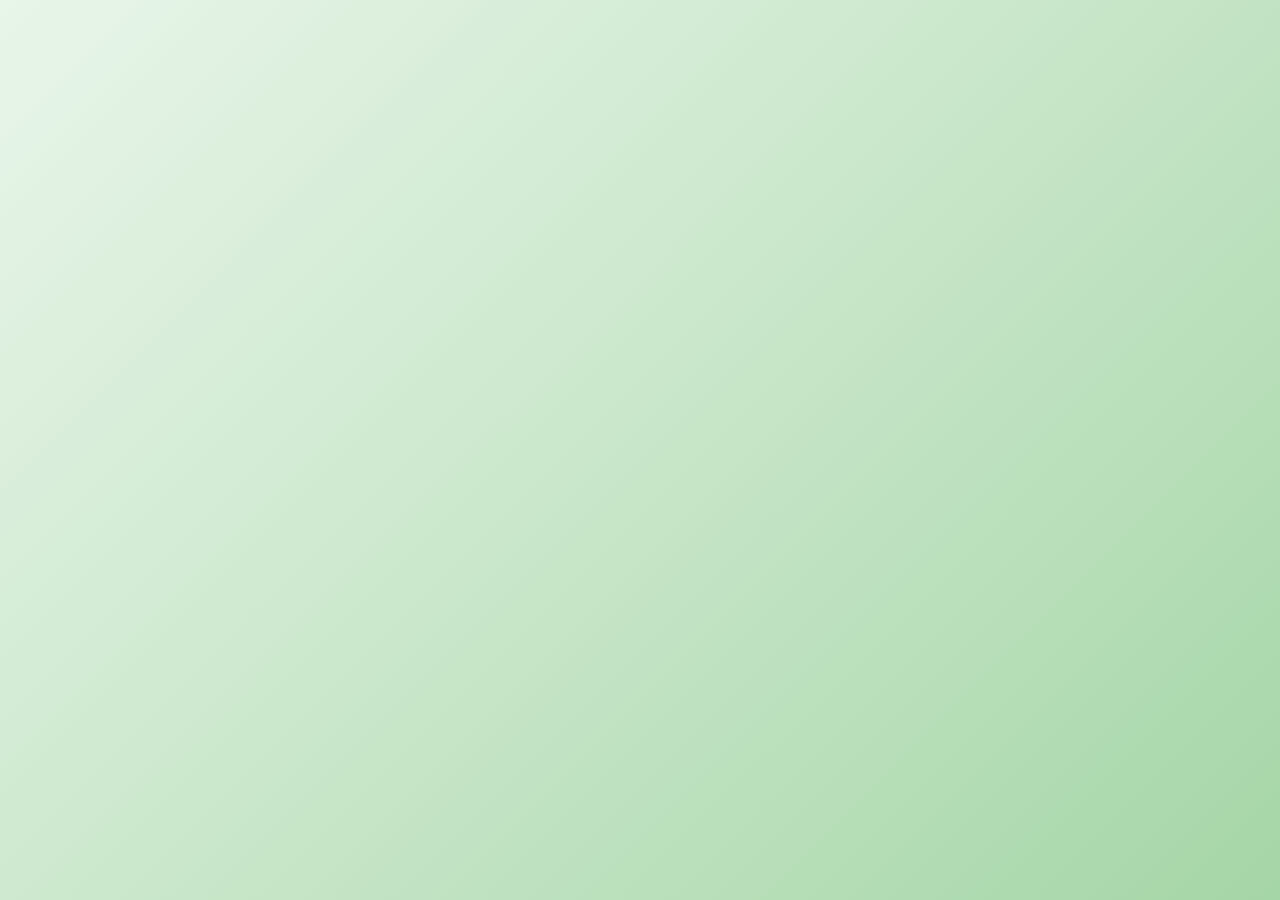
<file: hot-search-test.html>
<!DOCTYPE html>
<html lang="zh-CN" data-theme="light">
<head>
    <meta charset="UTF-8">
    <meta name="viewport" content="width=device-width, initial-scale=1.0">
    <title>热搜测试</title>
    <link rel="stylesheet" href="./css/style.css">
</head>
<body>
    <div class="main-container">
        <div class="content">
            <!-- Hot Search -->
            <section class="hot-search" id="hotSearch" aria-label="热搜榜单">
                <div class="hot-search-header">
                    <div class="hot-search-title">
                        <span class="hot-search-icon">🔥</span>
                        <h3>实时热搜榜</h3>
                    </div>
                </div>
                <div class="hot-search-container" id="hotSearchContainer">
                    <!-- 微博热搜 -->
                    <div class="hot-search-column">
                        <div class="hot-search-column-header">
                            <span class="hot-search-column-icon">🐦</span>
                            <span>微博热搜</span>
                        </div>
                        <div class="hot-search-list" id="weiboList">
                            <a class="hot-search-item" href="#" target="_blank">
                                <div class="hot-search-rank">1</div>
                                <div class="hot-search-content">
                                    <div class="hot-search-text">测试热搜标题1</div>
                                    <div class="hot-search-meta">
                                        <span class="hot-search-hot">🔥 100.0万</span>
                                    </div>
                                </div>
                            </a>
                            <a class="hot-search-item" href="#" target="_blank">
                                <div class="hot-search-rank">2</div>
                                <div class="hot-search-content">
                                    <div class="hot-search-text">测试热搜标题2</div>
                                    <div class="hot-search-meta">
                                        <span class="hot-search-hot">🔥 80.5万</span>
                                    </div>
                                </div>
                            </a>
                            <a class="hot-search-item" href="#" target="_blank">
                                <div class="hot-search-rank">3</div>
                                <div class="hot-search-content">
                                    <div class="hot-search-text">测试热搜标题3</div>
                                    <div class="hot-search-meta">
                                        <span class="hot-search-hot">🔥 60.2万</span>
                                    </div>
                                </div>
                            </a>
                        </div>
                    </div>

                    <!-- 知乎热榜 -->
                    <div class="hot-search-column">
                        <div class="hot-search-column-header">
                            <span class="hot-search-column-icon">📘</span>
                            <span>知乎热榜</span>
                        </div>
                        <div class="hot-search-list">
                            <a class="hot-search-item" href="#" target="_blank">
                                <div class="hot-search-rank">1</div>
                                <div class="hot-search-content">
                                    <div class="hot-search-text">知乎测试问题1</div>
                                    <div class="hot-search-meta">
                                        <span class="hot-search-hot">🔥 50.0万</span>
                                    </div>
                                </div>
                            </a>
                        </div>
                    </div>

                    <!-- 百度热搜 -->
                    <div class="hot-search-column">
                        <div class="hot-search-column-header">
                            <span class="hot-search-column-icon">🔍</span>
                            <span>百度热搜</span>
                        </div>
                        <div class="hot-search-list">
                            <a class="hot-search-item" href="#" target="_blank">
                                <div class="hot-search-rank">1</div>
                                <div class="hot-search-content">
                                    <div class="hot-search-text">百度测试热点1</div>
                                    <div class="hot-search-meta">
                                        <span class="hot-search-hot">🔥 40.0万</span>
                                    </div>
                                </div>
                            </a>
                        </div>
                    </div>

                    <!-- 抖音热榜 -->
                    <div class="hot-search-column">
                        <div class="hot-search-column-header">
                            <span class="hot-search-column-icon">🎵</span>
                            <span>抖音热榜</span>
                        </div>
                        <div class="hot-search-list">
                            <a class="hot-search-item" href="#" target="_blank">
                                <div class="hot-search-rank">1</div>
                                <div class="hot-search-content">
                                    <div class="hot-search-text">抖音测试话题1</div>
                                    <div class="hot-search-meta">
                                        <span class="hot-search-hot">🔥 30.0万</span>
                                    </div>
                                </div>
                            </a>
                        </div>
                    </div>
                </div>
            </section>
        </div>
    </div>
</body>
</html>
</file>
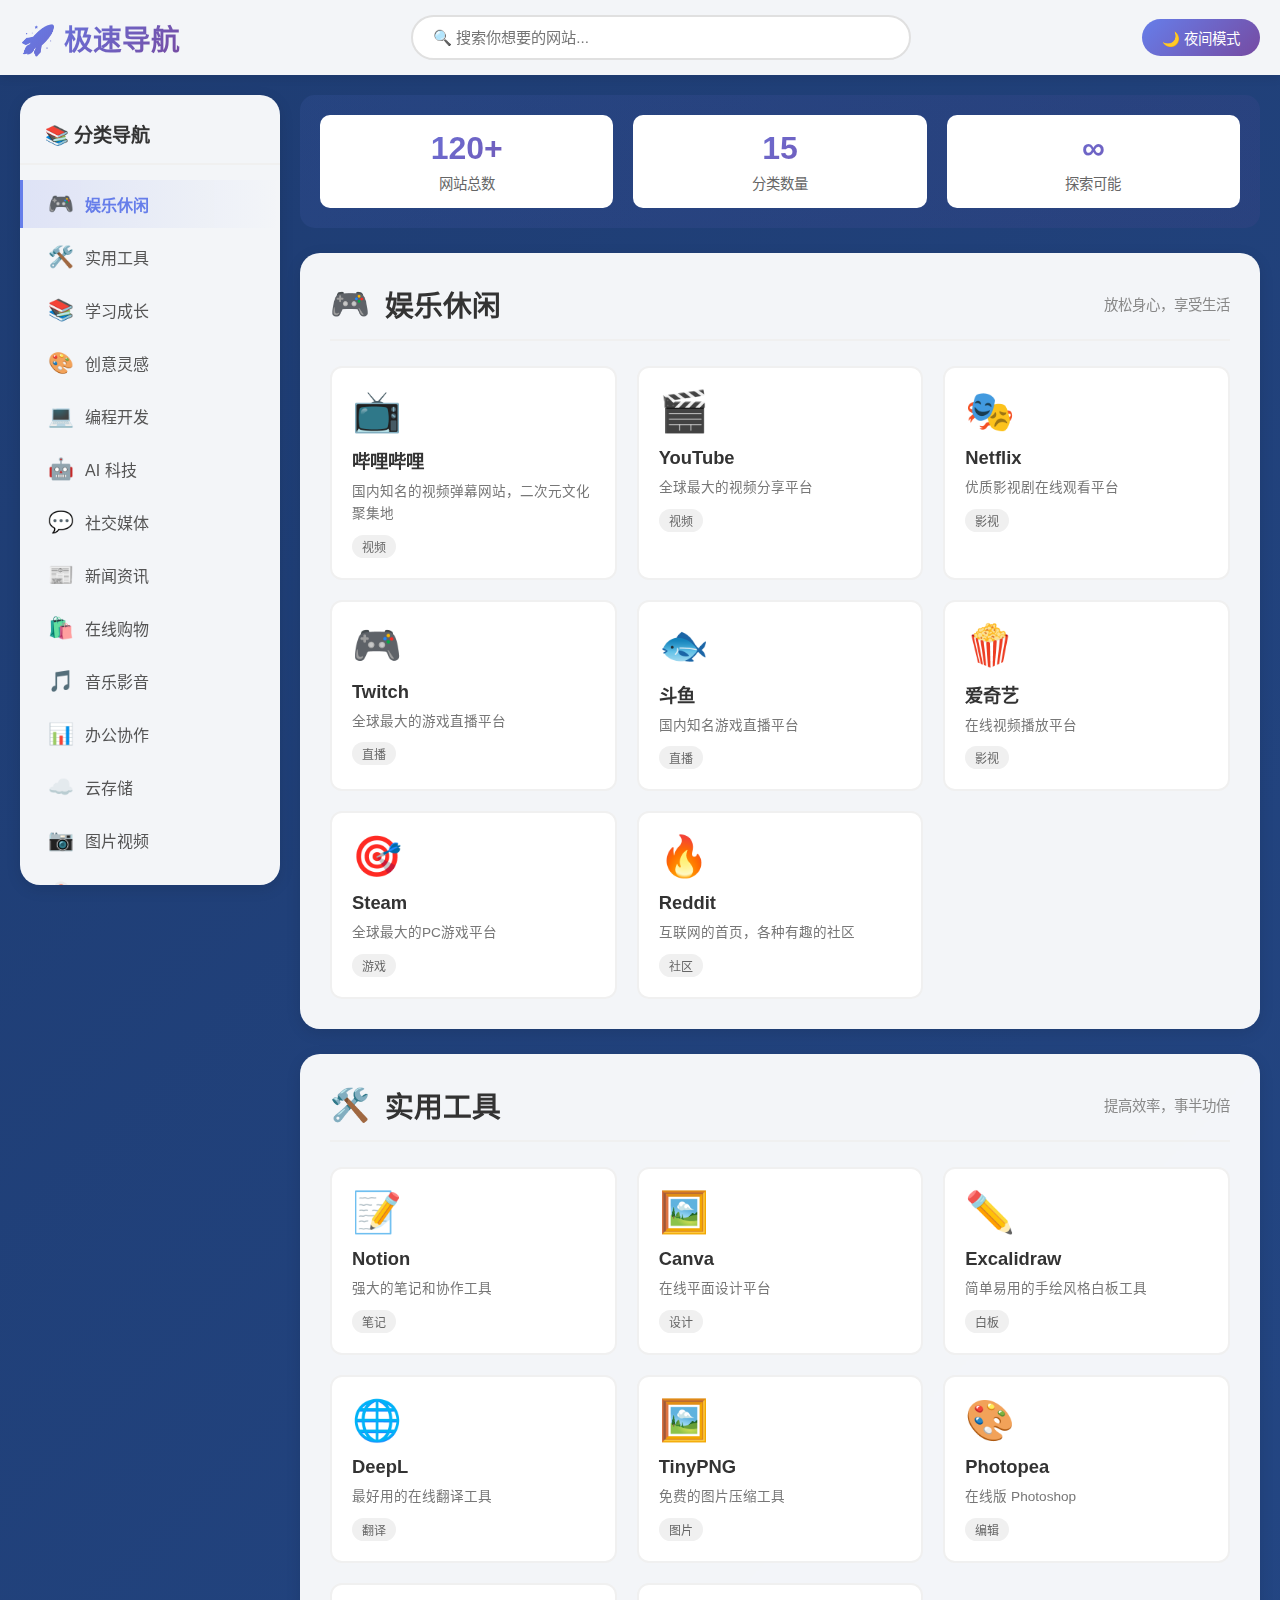
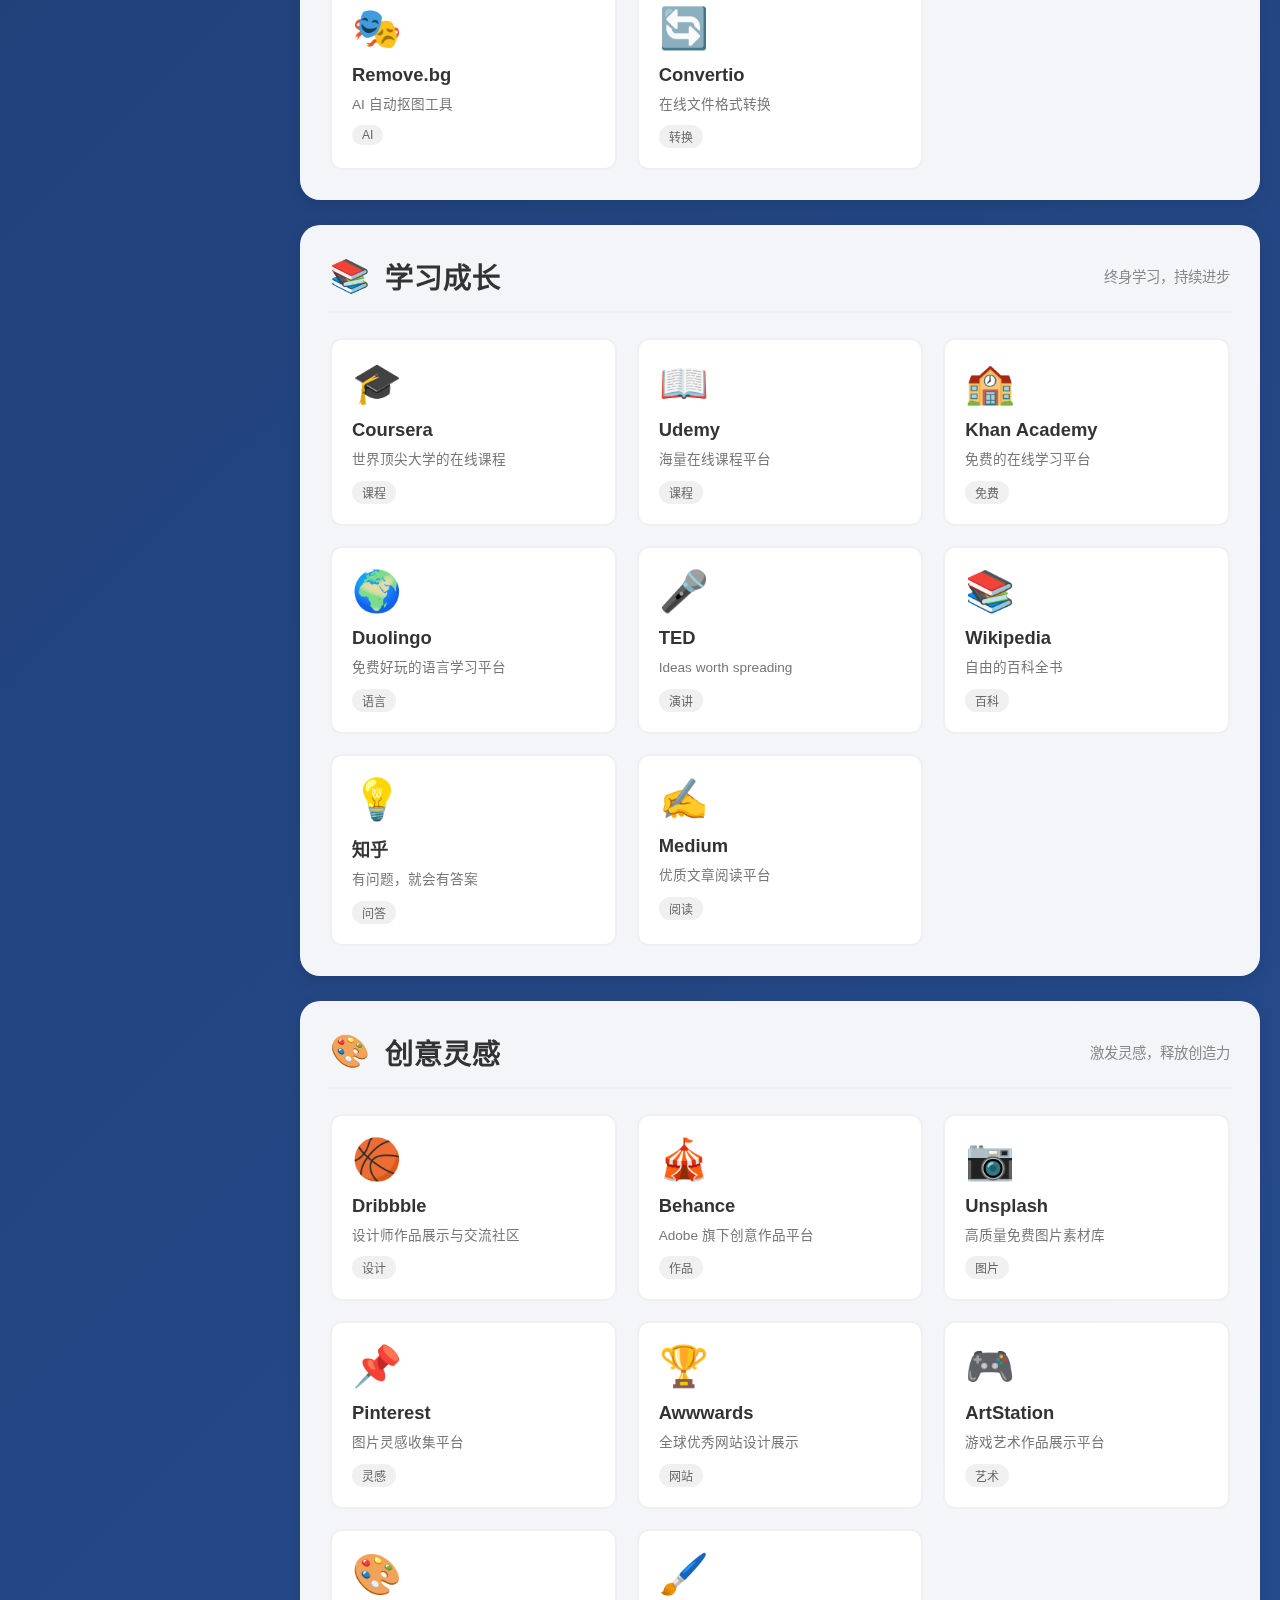
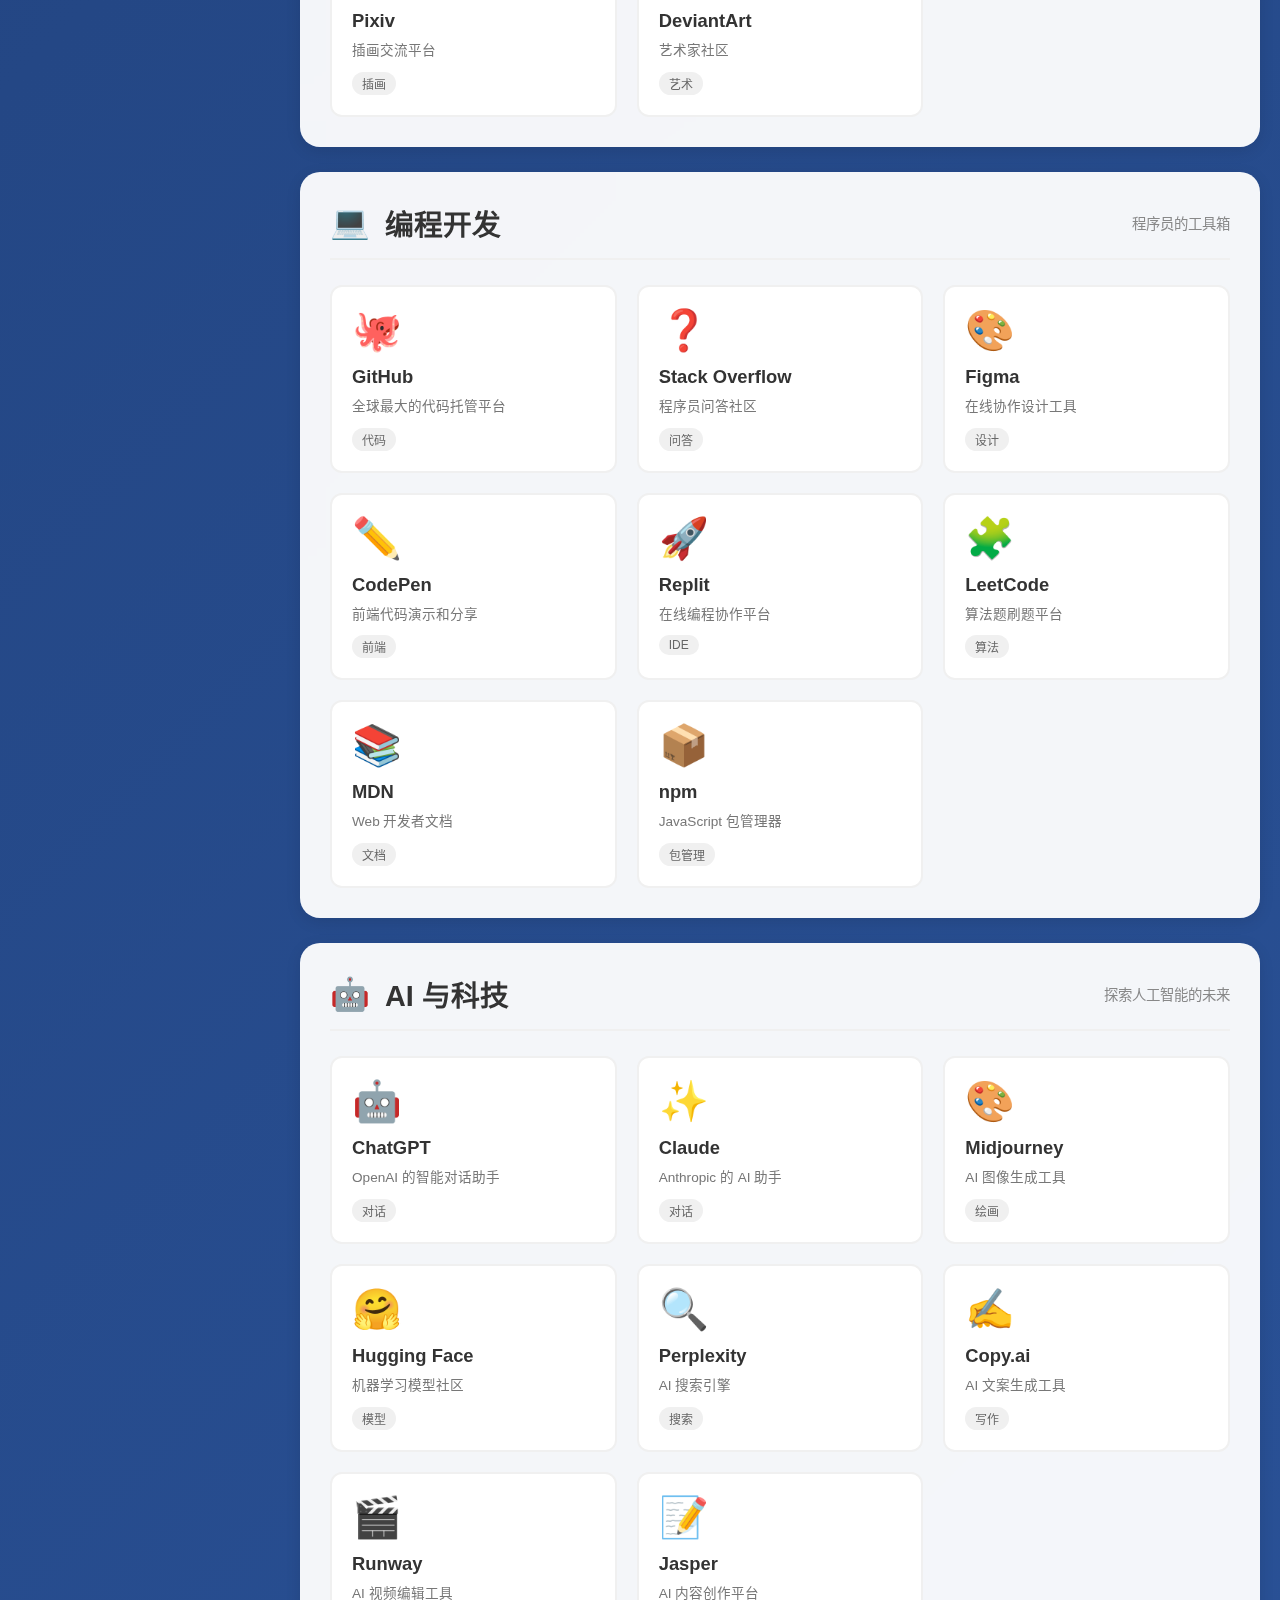
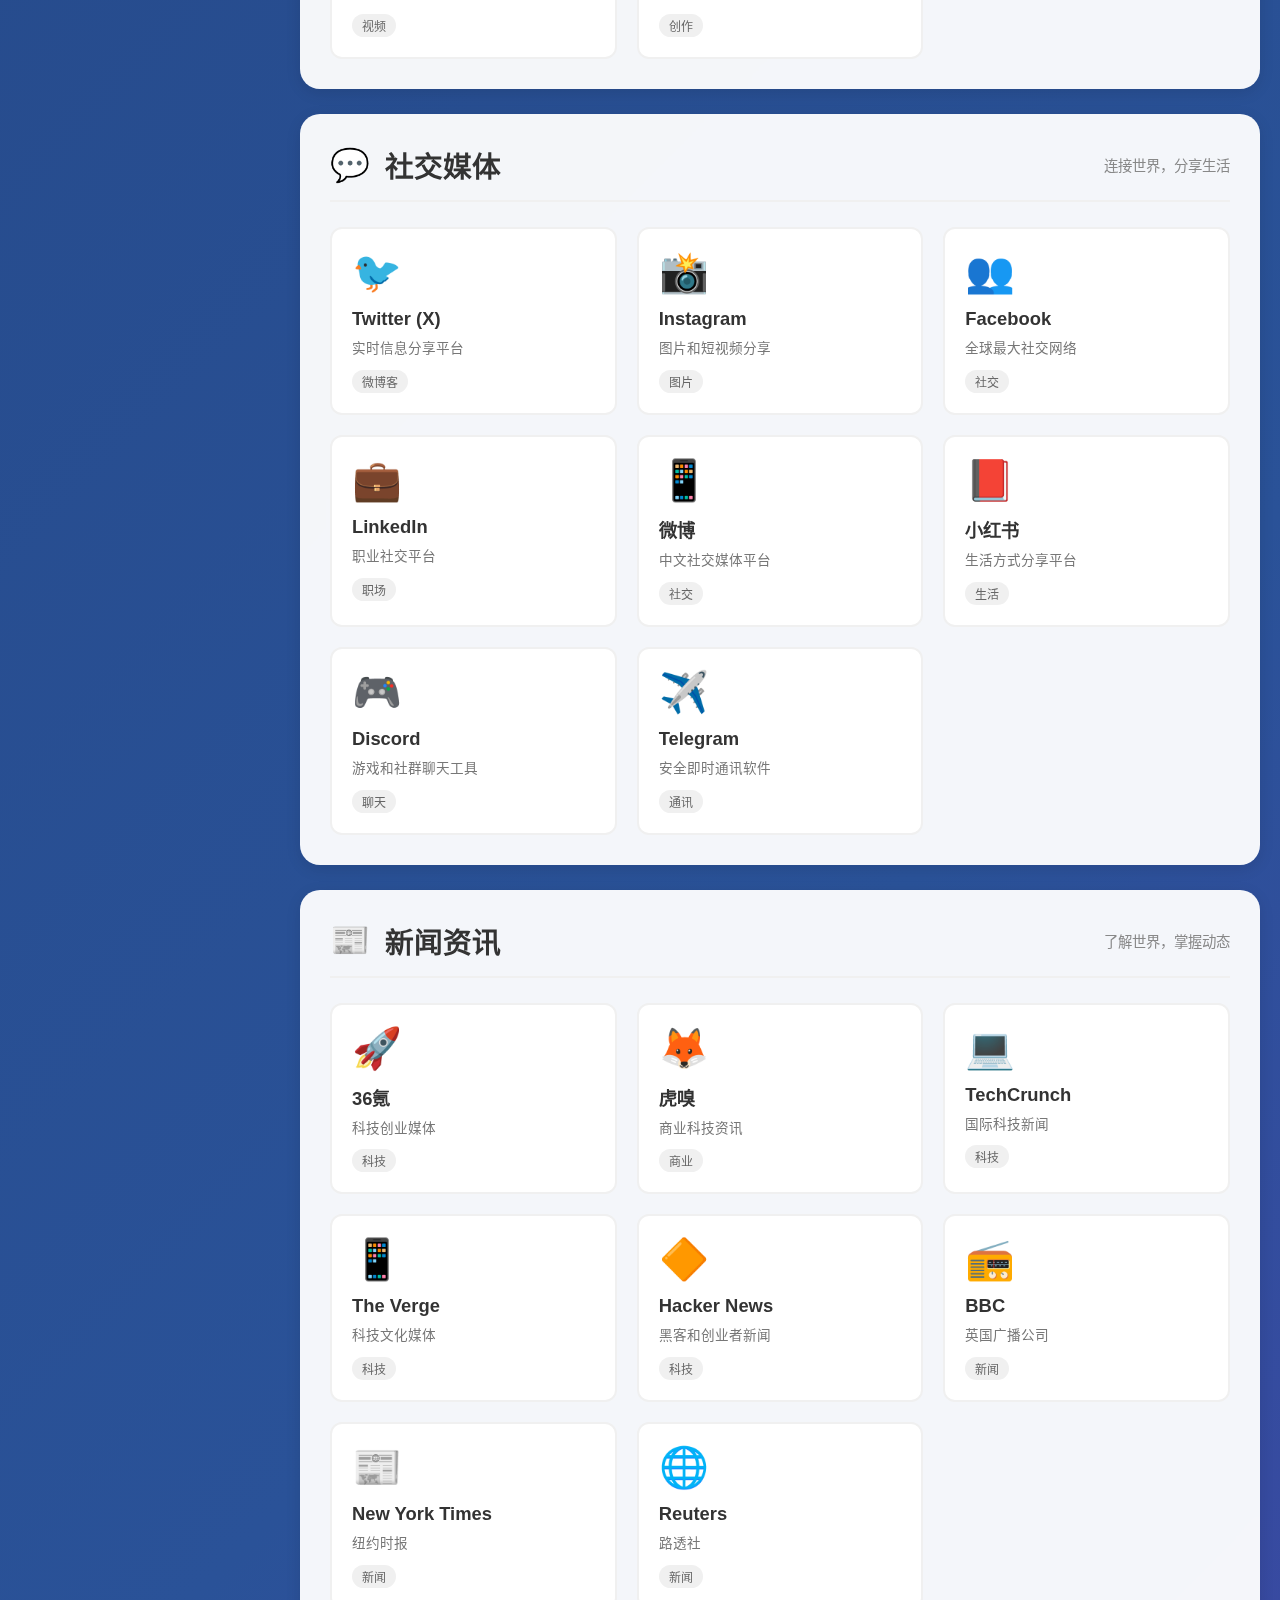
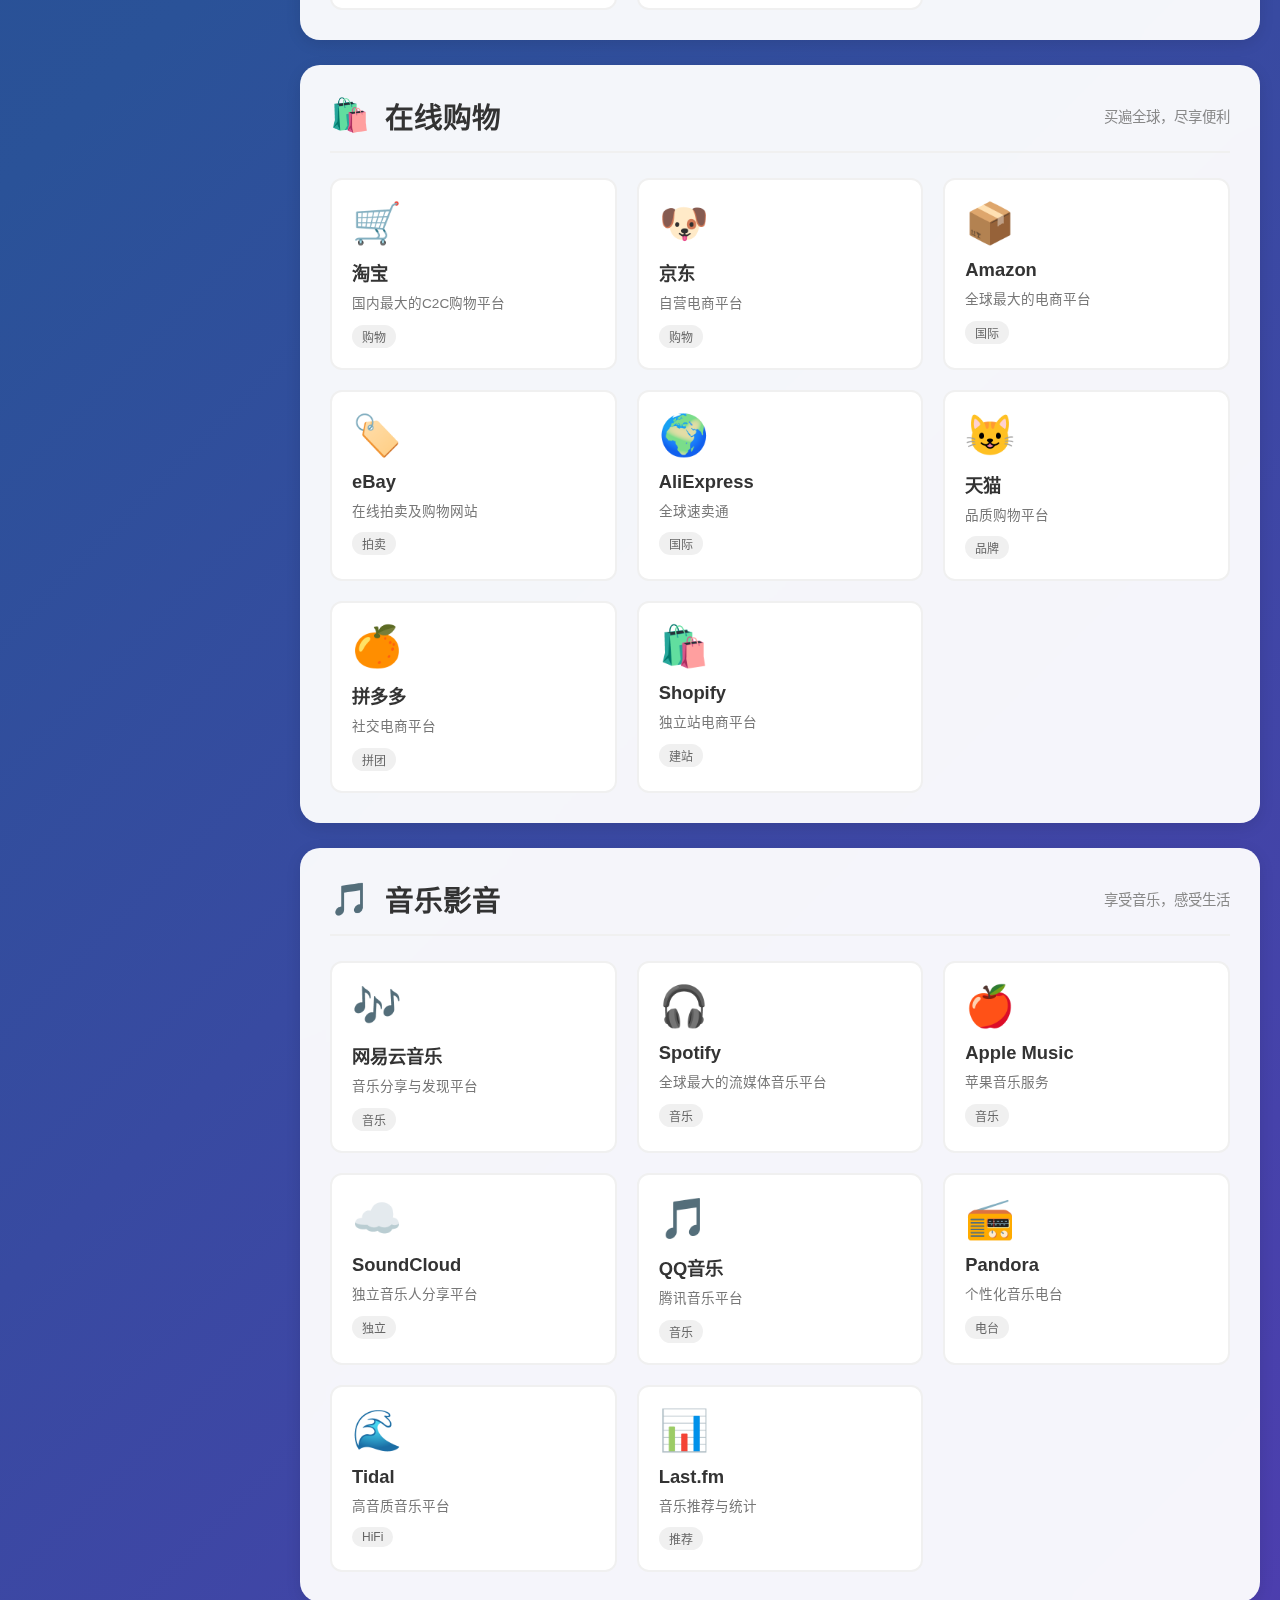
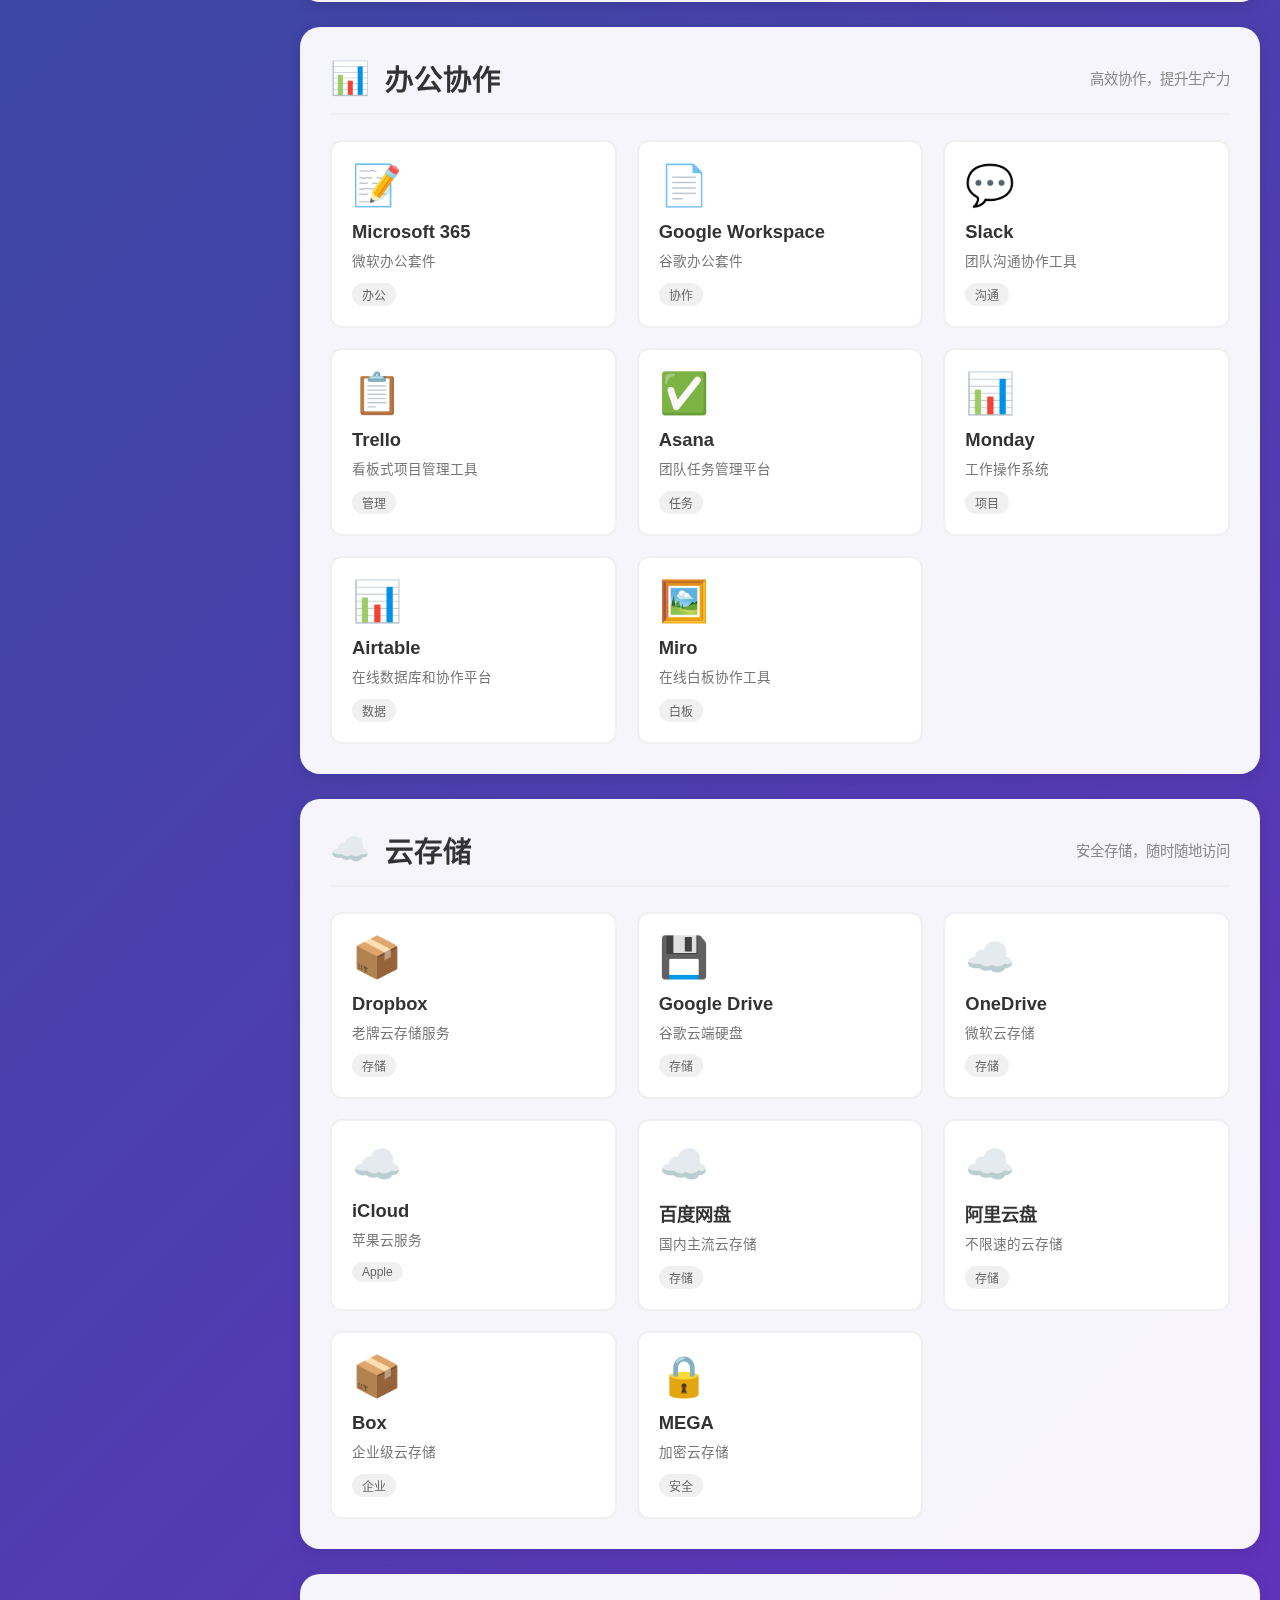
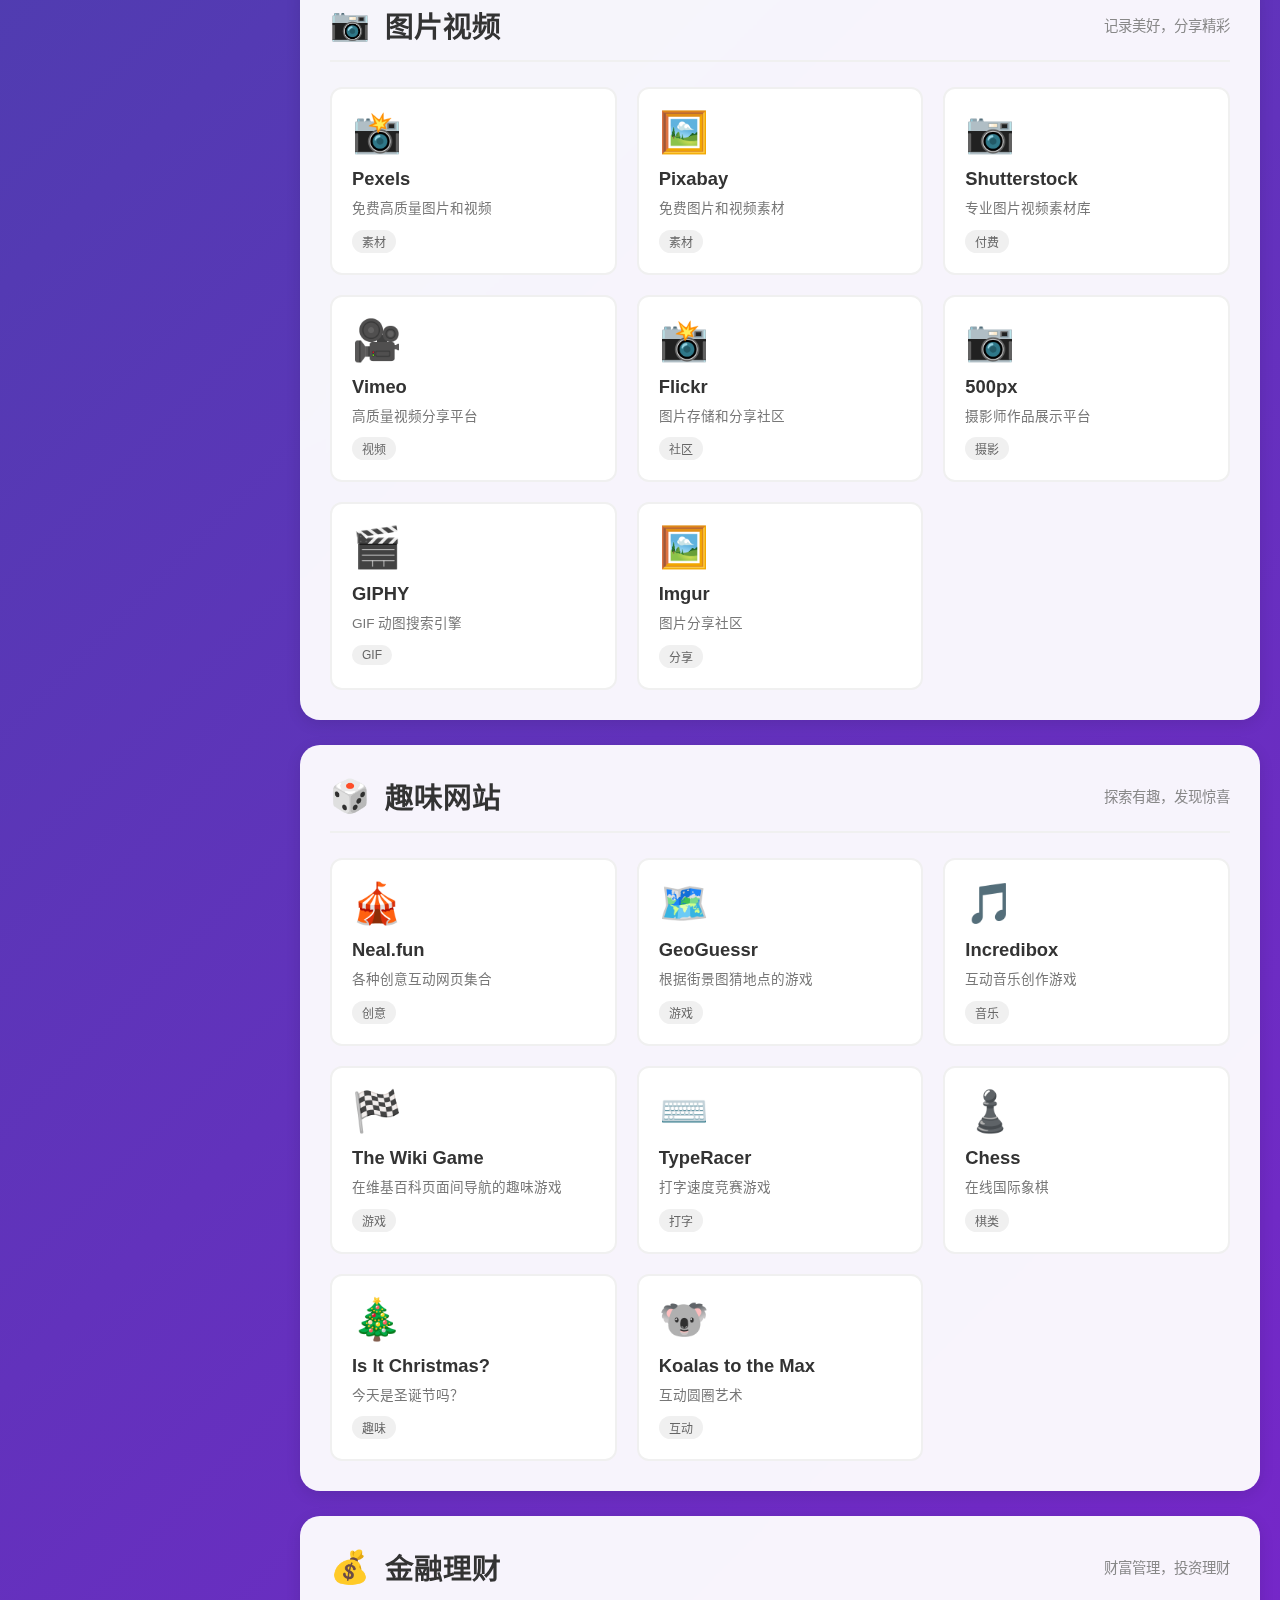
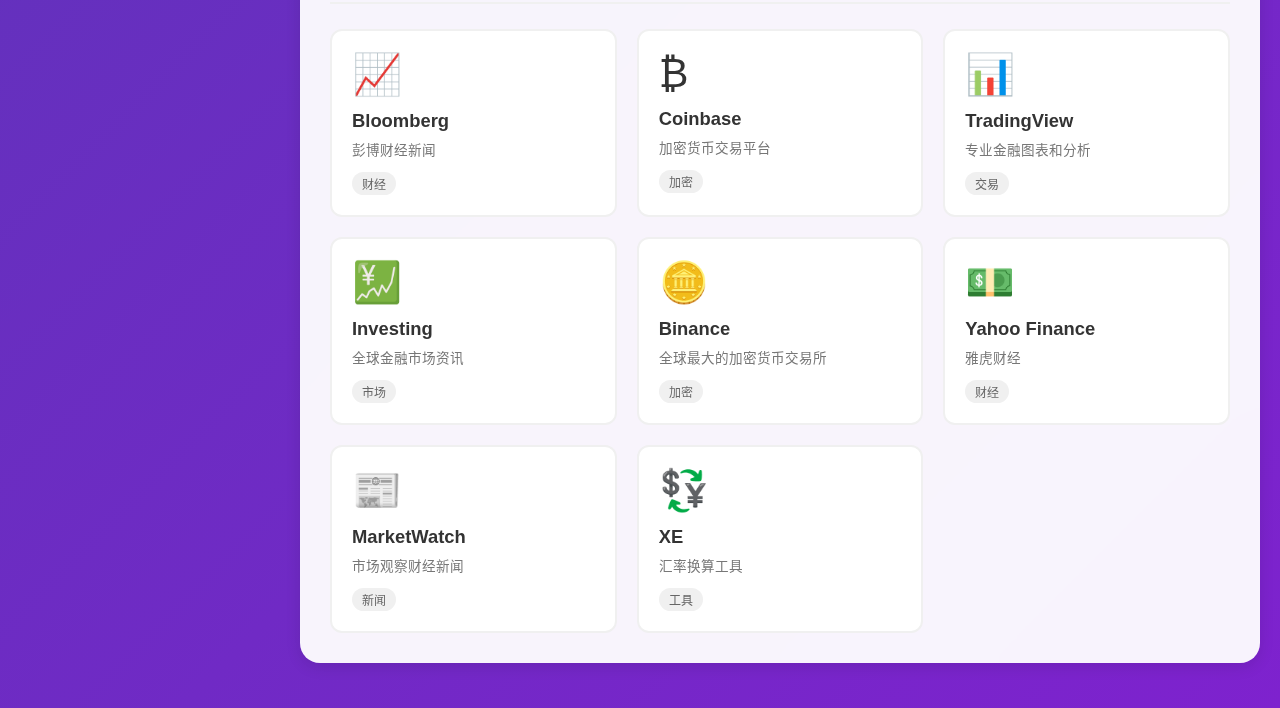
<file: index-old-backup.html>
<!DOCTYPE html>
<html lang="zh-CN">
<head>
    <meta charset="UTF-8">
    <meta name="viewport" content="width=device-width, initial-scale=1.0">
    <title>我的导航页 - 发现有趣的网站</title>
    <style>
        * {
            margin: 0;
            padding: 0;
            box-sizing: border-box;
        }

        body {
            font-family: -apple-system, BlinkMacSystemFont, 'Segoe UI', 'PingFang SC', 'Hiragino Sans GB', 'Microsoft YaHei', sans-serif;
            background: linear-gradient(135deg, #1e3c72 0%, #2a5298 50%, #7e22ce 100%);
            min-height: 100vh;
        }

        /* 顶部导航栏 */
        .top-nav {
            background: rgba(255, 255, 255, 0.95);
            backdrop-filter: blur(10px);
            box-shadow: 0 2px 10px rgba(0,0,0,0.1);
            position: sticky;
            top: 0;
            z-index: 1000;
            padding: 15px 0;
        }

        .top-nav-content {
            max-width: 1400px;
            margin: 0 auto;
            padding: 0 20px;
            display: flex;
            align-items: center;
            justify-content: space-between;
        }

        .logo {
            font-size: 1.8em;
            font-weight: bold;
            background: linear-gradient(135deg, #667eea 0%, #764ba2 100%);
            -webkit-background-clip: text;
            -webkit-text-fill-color: transparent;
            background-clip: text;
        }

        .search-box {
            flex: 1;
            max-width: 500px;
            margin: 0 30px;
        }

        .search-box input {
            width: 100%;
            padding: 12px 20px;
            border: 2px solid #e0e0e0;
            border-radius: 25px;
            font-size: 0.95em;
            outline: none;
            transition: all 0.3s ease;
        }

        .search-box input:focus {
            border-color: #667eea;
            box-shadow: 0 0 0 3px rgba(102, 126, 234, 0.1);
        }

        .theme-toggle {
            padding: 8px 20px;
            background: linear-gradient(135deg, #667eea 0%, #764ba2 100%);
            color: white;
            border: none;
            border-radius: 20px;
            cursor: pointer;
            font-size: 0.9em;
            transition: transform 0.2s;
        }

        .theme-toggle:hover {
            transform: scale(1.05);
        }

        /* 主容器 */
        .main-container {
            display: flex;
            max-width: 1400px;
            margin: 0 auto;
            padding: 20px;
            gap: 20px;
        }

        /* 侧边栏 */
        .sidebar {
            width: 260px;
            background: rgba(255, 255, 255, 0.95);
            backdrop-filter: blur(10px);
            border-radius: 20px;
            padding: 25px 0;
            height: calc(100vh - 110px);
            max-height: calc(100vh - 110px);
            position: sticky;
            top: 90px;
            box-shadow: 0 4px 15px rgba(0,0,0,0.1);
            overflow-y: auto;
        }

        /* 侧边栏滚动条样式 */
        .sidebar::-webkit-scrollbar {
            width: 6px;
        }

        .sidebar::-webkit-scrollbar-track {
            background: transparent;
        }

        .sidebar::-webkit-scrollbar-thumb {
            background: rgba(102, 126, 234, 0.3);
            border-radius: 3px;
        }

        .sidebar::-webkit-scrollbar-thumb:hover {
            background: rgba(102, 126, 234, 0.5);
        }

        .sidebar-title {
            padding: 0 25px 15px;
            font-size: 1.2em;
            font-weight: bold;
            color: #333;
            border-bottom: 2px solid #f0f0f0;
            margin-bottom: 15px;
        }

        .sidebar-menu {
            list-style: none;
        }

        .sidebar-menu li {
            margin: 5px 0;
        }

        .sidebar-menu a {
            display: flex;
            align-items: center;
            padding: 12px 25px;
            text-decoration: none;
            color: #555;
            transition: all 0.3s ease;
            border-left: 3px solid transparent;
        }

        .sidebar-menu a:hover {
            background: linear-gradient(90deg, rgba(102, 126, 234, 0.1) 0%, transparent 100%);
            border-left-color: #667eea;
            color: #667eea;
        }

        .sidebar-menu a.active {
            background: linear-gradient(90deg, rgba(102, 126, 234, 0.15) 0%, transparent 100%);
            border-left-color: #667eea;
            color: #667eea;
            font-weight: 600;
        }

        .menu-icon {
            font-size: 1.3em;
            margin-right: 12px;
            width: 25px;
            text-align: center;
        }

        /* 内容区域 */
        .content {
            flex: 1;
            min-width: 0;
        }

        .category {
            background: rgba(255, 255, 255, 0.95);
            backdrop-filter: blur(10px);
            border-radius: 20px;
            padding: 30px;
            margin-bottom: 25px;
            box-shadow: 0 4px 15px rgba(0,0,0,0.1);
            scroll-margin-top: 100px;
        }

        .category-header {
            display: flex;
            align-items: center;
            margin-bottom: 25px;
            padding-bottom: 15px;
            border-bottom: 2px solid #f0f0f0;
        }

        .category-icon {
            font-size: 2em;
            margin-right: 15px;
        }

        .category-title {
            font-size: 1.8em;
            font-weight: bold;
            color: #333;
        }

        .category-desc {
            font-size: 0.9em;
            color: #888;
            margin-left: auto;
        }

        .cards {
            display: grid;
            grid-template-columns: repeat(auto-fill, minmax(250px, 1fr));
            gap: 20px;
        }

        .card {
            background: white;
            border: 2px solid #f0f0f0;
            border-radius: 12px;
            padding: 20px;
            text-decoration: none;
            color: #333;
            transition: all 0.3s ease;
            position: relative;
            overflow: hidden;
        }

        .card::before {
            content: '';
            position: absolute;
            top: 0;
            left: 0;
            width: 100%;
            height: 3px;
            background: linear-gradient(90deg, #667eea, #764ba2);
            transform: scaleX(0);
            transition: transform 0.3s ease;
        }

        .card:hover {
            transform: translateY(-5px);
            border-color: #667eea;
            box-shadow: 0 8px 20px rgba(102, 126, 234, 0.2);
        }

        .card:hover::before {
            transform: scaleX(1);
        }

        .card-icon {
            font-size: 2.5em;
            margin-bottom: 12px;
        }

        .card-title {
            font-size: 1.15em;
            font-weight: bold;
            margin-bottom: 8px;
            color: #333;
        }

        .card-desc {
            font-size: 0.85em;
            color: #777;
            line-height: 1.6;
        }

        .card-tag {
            display: inline-block;
            padding: 3px 10px;
            background: #f0f0f0;
            border-radius: 12px;
            font-size: 0.75em;
            color: #666;
            margin-top: 10px;
        }

        /* 移动端汉堡菜单 */
        .mobile-menu-btn {
            display: none;
            background: linear-gradient(135deg, #667eea 0%, #764ba2 100%);
            color: white;
            border: none;
            padding: 10px 15px;
            border-radius: 8px;
            cursor: pointer;
            font-size: 1.2em;
        }

        /* 响应式设计 */
        @media (max-width: 1024px) {
            .main-container {
                flex-direction: column;
            }

            .sidebar {
                width: 100%;
                position: static;
                display: none;
            }

            .sidebar.mobile-show {
                display: block;
            }

            .mobile-menu-btn {
                display: block;
            }

            .cards {
                grid-template-columns: repeat(auto-fill, minmax(200px, 1fr));
            }
        }

        @media (max-width: 768px) {
            .top-nav-content {
                flex-wrap: wrap;
            }

            .search-box {
                order: 3;
                flex: 1 1 100%;
                margin: 15px 0 0 0;
            }

            .cards {
                grid-template-columns: 1fr;
            }

            .category {
                padding: 20px;
            }
        }

        /* 返回顶部按钮 */
        .back-to-top {
            position: fixed;
            bottom: 30px;
            right: 30px;
            background: linear-gradient(135deg, #667eea 0%, #764ba2 100%);
            color: white;
            width: 50px;
            height: 50px;
            border-radius: 50%;
            border: none;
            cursor: pointer;
            font-size: 1.5em;
            box-shadow: 0 4px 15px rgba(102, 126, 234, 0.4);
            opacity: 0;
            transition: all 0.3s ease;
            z-index: 999;
        }

        .back-to-top.show {
            opacity: 1;
        }

        .back-to-top:hover {
            transform: scale(1.1);
        }

        /* 统计信息 */
        .stats {
            display: flex;
            gap: 20px;
            padding: 20px;
            background: linear-gradient(135deg, rgba(102, 126, 234, 0.1), rgba(118, 75, 162, 0.1));
            border-radius: 15px;
            margin-bottom: 25px;
        }

        .stat-item {
            flex: 1;
            text-align: center;
            padding: 15px;
            background: white;
            border-radius: 10px;
        }

        .stat-number {
            font-size: 2em;
            font-weight: bold;
            background: linear-gradient(135deg, #667eea 0%, #764ba2 100%);
            -webkit-background-clip: text;
            -webkit-text-fill-color: transparent;
            background-clip: text;
        }

        .stat-label {
            font-size: 0.9em;
            color: #666;
            margin-top: 5px;
        }
    </style>
</head>
<body>
    <!-- 顶部导航 -->
    <div class="top-nav">
        <div class="top-nav-content">
            <div class="logo">🚀 极速导航</div>
            <div class="search-box">
                <input type="text" placeholder="🔍 搜索你想要的网站..." id="searchInput">
            </div>
            <button class="mobile-menu-btn" onclick="toggleSidebar()">☰</button>
            <button class="theme-toggle" onclick="alert('主题切换功能开发中...')">🌙 夜间模式</button>
        </div>
    </div>

    <!-- 主容器 -->
    <div class="main-container">
        <!-- 侧边栏 -->
        <aside class="sidebar" id="sidebar">
            <div class="sidebar-title">📚 分类导航</div>
            <ul class="sidebar-menu">
                <li><a href="#entertainment" class="active"><span class="menu-icon">🎮</span>娱乐休闲</a></li>
                <li><a href="#tools"><span class="menu-icon">🛠️</span>实用工具</a></li>
                <li><a href="#learning"><span class="menu-icon">📚</span>学习成长</a></li>
                <li><a href="#creative"><span class="menu-icon">🎨</span>创意灵感</a></li>
                <li><a href="#development"><span class="menu-icon">💻</span>编程开发</a></li>
                <li><a href="#ai"><span class="menu-icon">🤖</span>AI 科技</a></li>
                <li><a href="#social"><span class="menu-icon">💬</span>社交媒体</a></li>
                <li><a href="#news"><span class="menu-icon">📰</span>新闻资讯</a></li>
                <li><a href="#shopping"><span class="menu-icon">🛍️</span>在线购物</a></li>
                <li><a href="#music"><span class="menu-icon">🎵</span>音乐影音</a></li>
                <li><a href="#office"><span class="menu-icon">📊</span>办公协作</a></li>
                <li><a href="#cloud"><span class="menu-icon">☁️</span>云存储</a></li>
                <li><a href="#photo"><span class="menu-icon">📷</span>图片视频</a></li>
                <li><a href="#fun"><span class="menu-icon">🎲</span>趣味网站</a></li>
                <li><a href="#finance"><span class="menu-icon">💰</span>金融理财</a></li>
            </ul>
        </aside>

        <!-- 内容区域 -->
        <main class="content">
            <!-- 统计信息 -->
            <div class="stats">
                <div class="stat-item">
                    <div class="stat-number" id="totalSites">120+</div>
                    <div class="stat-label">网站总数</div>
                </div>
                <div class="stat-item">
                    <div class="stat-number">15</div>
                    <div class="stat-label">分类数量</div>
                </div>
                <div class="stat-item">
                    <div class="stat-number">∞</div>
                    <div class="stat-label">探索可能</div>
                </div>
            </div>

            <!-- 娱乐休闲 -->
            <div class="category" id="entertainment">
                <div class="category-header">
                    <span class="category-icon">🎮</span>
                    <h2 class="category-title">娱乐休闲</h2>
                    <span class="category-desc">放松身心，享受生活</span>
                </div>
                <div class="cards">
                    <a href="https://www.bilibili.com" class="card" target="_blank">
                        <div class="card-icon">📺</div>
                        <div class="card-title">哔哩哔哩</div>
                        <div class="card-desc">国内知名的视频弹幕网站，二次元文化聚集地</div>
                        <span class="card-tag">视频</span>
                    </a>
                    <a href="https://www.youtube.com" class="card" target="_blank">
                        <div class="card-icon">🎬</div>
                        <div class="card-title">YouTube</div>
                        <div class="card-desc">全球最大的视频分享平台</div>
                        <span class="card-tag">视频</span>
                    </a>
                    <a href="https://www.netflix.com" class="card" target="_blank">
                        <div class="card-icon">🎭</div>
                        <div class="card-title">Netflix</div>
                        <div class="card-desc">优质影视剧在线观看平台</div>
                        <span class="card-tag">影视</span>
                    </a>
                    <a href="https://www.twitch.tv" class="card" target="_blank">
                        <div class="card-icon">🎮</div>
                        <div class="card-title">Twitch</div>
                        <div class="card-desc">全球最大的游戏直播平台</div>
                        <span class="card-tag">直播</span>
                    </a>
                    <a href="https://www.douyu.com" class="card" target="_blank">
                        <div class="card-icon">🐟</div>
                        <div class="card-title">斗鱼</div>
                        <div class="card-desc">国内知名游戏直播平台</div>
                        <span class="card-tag">直播</span>
                    </a>
                    <a href="https://www.iqiyi.com" class="card" target="_blank">
                        <div class="card-icon">🍿</div>
                        <div class="card-title">爱奇艺</div>
                        <div class="card-desc">在线视频播放平台</div>
                        <span class="card-tag">影视</span>
                    </a>
                    <a href="https://www.steam.com" class="card" target="_blank">
                        <div class="card-icon">🎯</div>
                        <div class="card-title">Steam</div>
                        <div class="card-desc">全球最大的PC游戏平台</div>
                        <span class="card-tag">游戏</span>
                    </a>
                    <a href="https://www.reddit.com" class="card" target="_blank">
                        <div class="card-icon">🔥</div>
                        <div class="card-title">Reddit</div>
                        <div class="card-desc">互联网的首页，各种有趣的社区</div>
                        <span class="card-tag">社区</span>
                    </a>
                </div>
            </div>

            <!-- 实用工具 -->
            <div class="category" id="tools">
                <div class="category-header">
                    <span class="category-icon">🛠️</span>
                    <h2 class="category-title">实用工具</h2>
                    <span class="category-desc">提高效率，事半功倍</span>
                </div>
                <div class="cards">
                    <a href="https://www.notion.so" class="card" target="_blank">
                        <div class="card-icon">📝</div>
                        <div class="card-title">Notion</div>
                        <div class="card-desc">强大的笔记和协作工具</div>
                        <span class="card-tag">笔记</span>
                    </a>
                    <a href="https://www.canva.com" class="card" target="_blank">
                        <div class="card-icon">🖼️</div>
                        <div class="card-title">Canva</div>
                        <div class="card-desc">在线平面设计平台</div>
                        <span class="card-tag">设计</span>
                    </a>
                    <a href="https://excalidraw.com" class="card" target="_blank">
                        <div class="card-icon">✏️</div>
                        <div class="card-title">Excalidraw</div>
                        <div class="card-desc">简单易用的手绘风格白板工具</div>
                        <span class="card-tag">白板</span>
                    </a>
                    <a href="https://www.deepl.com" class="card" target="_blank">
                        <div class="card-icon">🌐</div>
                        <div class="card-title">DeepL</div>
                        <div class="card-desc">最好用的在线翻译工具</div>
                        <span class="card-tag">翻译</span>
                    </a>
                    <a href="https://tinypng.com" class="card" target="_blank">
                        <div class="card-icon">🖼️</div>
                        <div class="card-title">TinyPNG</div>
                        <div class="card-desc">免费的图片压缩工具</div>
                        <span class="card-tag">图片</span>
                    </a>
                    <a href="https://www.photopea.com" class="card" target="_blank">
                        <div class="card-icon">🎨</div>
                        <div class="card-title">Photopea</div>
                        <div class="card-desc">在线版 Photoshop</div>
                        <span class="card-tag">编辑</span>
                    </a>
                    <a href="https://www.remove.bg" class="card" target="_blank">
                        <div class="card-icon">🎭</div>
                        <div class="card-title">Remove.bg</div>
                        <div class="card-desc">AI 自动抠图工具</div>
                        <span class="card-tag">AI</span>
                    </a>
                    <a href="https://convertio.co" class="card" target="_blank">
                        <div class="card-icon">🔄</div>
                        <div class="card-title">Convertio</div>
                        <div class="card-desc">在线文件格式转换</div>
                        <span class="card-tag">转换</span>
                    </a>
                </div>
            </div>

            <!-- 学习成长 -->
            <div class="category" id="learning">
                <div class="category-header">
                    <span class="category-icon">📚</span>
                    <h2 class="category-title">学习成长</h2>
                    <span class="category-desc">终身学习，持续进步</span>
                </div>
                <div class="cards">
                    <a href="https://www.coursera.org" class="card" target="_blank">
                        <div class="card-icon">🎓</div>
                        <div class="card-title">Coursera</div>
                        <div class="card-desc">世界顶尖大学的在线课程</div>
                        <span class="card-tag">课程</span>
                    </a>
                    <a href="https://www.udemy.com" class="card" target="_blank">
                        <div class="card-icon">📖</div>
                        <div class="card-title">Udemy</div>
                        <div class="card-desc">海量在线课程平台</div>
                        <span class="card-tag">课程</span>
                    </a>
                    <a href="https://www.khanacademy.org" class="card" target="_blank">
                        <div class="card-icon">🏫</div>
                        <div class="card-title">Khan Academy</div>
                        <div class="card-desc">免费的在线学习平台</div>
                        <span class="card-tag">免费</span>
                    </a>
                    <a href="https://www.duolingo.com" class="card" target="_blank">
                        <div class="card-icon">🌍</div>
                        <div class="card-title">Duolingo</div>
                        <div class="card-desc">免费好玩的语言学习平台</div>
                        <span class="card-tag">语言</span>
                    </a>
                    <a href="https://www.ted.com" class="card" target="_blank">
                        <div class="card-icon">🎤</div>
                        <div class="card-title">TED</div>
                        <div class="card-desc">Ideas worth spreading</div>
                        <span class="card-tag">演讲</span>
                    </a>
                    <a href="https://www.wikipedia.org" class="card" target="_blank">
                        <div class="card-icon">📚</div>
                        <div class="card-title">Wikipedia</div>
                        <div class="card-desc">自由的百科全书</div>
                        <span class="card-tag">百科</span>
                    </a>
                    <a href="https://www.zhihu.com" class="card" target="_blank">
                        <div class="card-icon">💡</div>
                        <div class="card-title">知乎</div>
                        <div class="card-desc">有问题，就会有答案</div>
                        <span class="card-tag">问答</span>
                    </a>
                    <a href="https://www.medium.com" class="card" target="_blank">
                        <div class="card-icon">✍️</div>
                        <div class="card-title">Medium</div>
                        <div class="card-desc">优质文章阅读平台</div>
                        <span class="card-tag">阅读</span>
                    </a>
                </div>
            </div>

            <!-- 创意灵感 -->
            <div class="category" id="creative">
                <div class="category-header">
                    <span class="category-icon">🎨</span>
                    <h2 class="category-title">创意灵感</h2>
                    <span class="category-desc">激发灵感，释放创造力</span>
                </div>
                <div class="cards">
                    <a href="https://dribbble.com" class="card" target="_blank">
                        <div class="card-icon">🏀</div>
                        <div class="card-title">Dribbble</div>
                        <div class="card-desc">设计师作品展示与交流社区</div>
                        <span class="card-tag">设计</span>
                    </a>
                    <a href="https://www.behance.net" class="card" target="_blank">
                        <div class="card-icon">🎪</div>
                        <div class="card-title">Behance</div>
                        <div class="card-desc">Adobe 旗下创意作品平台</div>
                        <span class="card-tag">作品</span>
                    </a>
                    <a href="https://unsplash.com" class="card" target="_blank">
                        <div class="card-icon">📷</div>
                        <div class="card-title">Unsplash</div>
                        <div class="card-desc">高质量免费图片素材库</div>
                        <span class="card-tag">图片</span>
                    </a>
                    <a href="https://www.pinterest.com" class="card" target="_blank">
                        <div class="card-icon">📌</div>
                        <div class="card-title">Pinterest</div>
                        <div class="card-desc">图片灵感收集平台</div>
                        <span class="card-tag">灵感</span>
                    </a>
                    <a href="https://www.awwwards.com" class="card" target="_blank">
                        <div class="card-icon">🏆</div>
                        <div class="card-title">Awwwards</div>
                        <div class="card-desc">全球优秀网站设计展示</div>
                        <span class="card-tag">网站</span>
                    </a>
                    <a href="https://www.artstation.com" class="card" target="_blank">
                        <div class="card-icon">🎮</div>
                        <div class="card-title">ArtStation</div>
                        <div class="card-desc">游戏艺术作品展示平台</div>
                        <span class="card-tag">艺术</span>
                    </a>
                    <a href="https://www.pixiv.net" class="card" target="_blank">
                        <div class="card-icon">🎨</div>
                        <div class="card-title">Pixiv</div>
                        <div class="card-desc">插画交流平台</div>
                        <span class="card-tag">插画</span>
                    </a>
                    <a href="https://www.deviantart.com" class="card" target="_blank">
                        <div class="card-icon">🖌️</div>
                        <div class="card-title">DeviantArt</div>
                        <div class="card-desc">艺术家社区</div>
                        <span class="card-tag">艺术</span>
                    </a>
                </div>
            </div>

            <!-- 编程开发 -->
            <div class="category" id="development">
                <div class="category-header">
                    <span class="category-icon">💻</span>
                    <h2 class="category-title">编程开发</h2>
                    <span class="category-desc">程序员的工具箱</span>
                </div>
                <div class="cards">
                    <a href="https://github.com" class="card" target="_blank">
                        <div class="card-icon">🐙</div>
                        <div class="card-title">GitHub</div>
                        <div class="card-desc">全球最大的代码托管平台</div>
                        <span class="card-tag">代码</span>
                    </a>
                    <a href="https://stackoverflow.com" class="card" target="_blank">
                        <div class="card-icon">❓</div>
                        <div class="card-title">Stack Overflow</div>
                        <div class="card-desc">程序员问答社区</div>
                        <span class="card-tag">问答</span>
                    </a>
                    <a href="https://www.figma.com" class="card" target="_blank">
                        <div class="card-icon">🎨</div>
                        <div class="card-title">Figma</div>
                        <div class="card-desc">在线协作设计工具</div>
                        <span class="card-tag">设计</span>
                    </a>
                    <a href="https://codepen.io" class="card" target="_blank">
                        <div class="card-icon">✏️</div>
                        <div class="card-title">CodePen</div>
                        <div class="card-desc">前端代码演示和分享</div>
                        <span class="card-tag">前端</span>
                    </a>
                    <a href="https://replit.com" class="card" target="_blank">
                        <div class="card-icon">🚀</div>
                        <div class="card-title">Replit</div>
                        <div class="card-desc">在线编程协作平台</div>
                        <span class="card-tag">IDE</span>
                    </a>
                    <a href="https://www.leetcode.com" class="card" target="_blank">
                        <div class="card-icon">🧩</div>
                        <div class="card-title">LeetCode</div>
                        <div class="card-desc">算法题刷题平台</div>
                        <span class="card-tag">算法</span>
                    </a>
                    <a href="https://developer.mozilla.org" class="card" target="_blank">
                        <div class="card-icon">📚</div>
                        <div class="card-title">MDN</div>
                        <div class="card-desc">Web 开发者文档</div>
                        <span class="card-tag">文档</span>
                    </a>
                    <a href="https://www.npmjs.com" class="card" target="_blank">
                        <div class="card-icon">📦</div>
                        <div class="card-title">npm</div>
                        <div class="card-desc">JavaScript 包管理器</div>
                        <span class="card-tag">包管理</span>
                    </a>
                </div>
            </div>

            <!-- AI 科技 -->
            <div class="category" id="ai">
                <div class="category-header">
                    <span class="category-icon">🤖</span>
                    <h2 class="category-title">AI 与科技</h2>
                    <span class="category-desc">探索人工智能的未来</span>
                </div>
                <div class="cards">
                    <a href="https://chat.openai.com" class="card" target="_blank">
                        <div class="card-icon">🤖</div>
                        <div class="card-title">ChatGPT</div>
                        <div class="card-desc">OpenAI 的智能对话助手</div>
                        <span class="card-tag">对话</span>
                    </a>
                    <a href="https://claude.ai" class="card" target="_blank">
                        <div class="card-icon">✨</div>
                        <div class="card-title">Claude</div>
                        <div class="card-desc">Anthropic 的 AI 助手</div>
                        <span class="card-tag">对话</span>
                    </a>
                    <a href="https://www.midjourney.com" class="card" target="_blank">
                        <div class="card-icon">🎨</div>
                        <div class="card-title">Midjourney</div>
                        <div class="card-desc">AI 图像生成工具</div>
                        <span class="card-tag">绘画</span>
                    </a>
                    <a href="https://huggingface.co" class="card" target="_blank">
                        <div class="card-icon">🤗</div>
                        <div class="card-title">Hugging Face</div>
                        <div class="card-desc">机器学习模型社区</div>
                        <span class="card-tag">模型</span>
                    </a>
                    <a href="https://www.perplexity.ai" class="card" target="_blank">
                        <div class="card-icon">🔍</div>
                        <div class="card-title">Perplexity</div>
                        <div class="card-desc">AI 搜索引擎</div>
                        <span class="card-tag">搜索</span>
                    </a>
                    <a href="https://www.copy.ai" class="card" target="_blank">
                        <div class="card-icon">✍️</div>
                        <div class="card-title">Copy.ai</div>
                        <div class="card-desc">AI 文案生成工具</div>
                        <span class="card-tag">写作</span>
                    </a>
                    <a href="https://runwayml.com" class="card" target="_blank">
                        <div class="card-icon">🎬</div>
                        <div class="card-title">Runway</div>
                        <div class="card-desc">AI 视频编辑工具</div>
                        <span class="card-tag">视频</span>
                    </a>
                    <a href="https://www.jasper.ai" class="card" target="_blank">
                        <div class="card-icon">📝</div>
                        <div class="card-title">Jasper</div>
                        <div class="card-desc">AI 内容创作平台</div>
                        <span class="card-tag">创作</span>
                    </a>
                </div>
            </div>

            <!-- 社交媒体 -->
            <div class="category" id="social">
                <div class="category-header">
                    <span class="category-icon">💬</span>
                    <h2 class="category-title">社交媒体</h2>
                    <span class="category-desc">连接世界，分享生活</span>
                </div>
                <div class="cards">
                    <a href="https://www.twitter.com" class="card" target="_blank">
                        <div class="card-icon">🐦</div>
                        <div class="card-title">Twitter (X)</div>
                        <div class="card-desc">实时信息分享平台</div>
                        <span class="card-tag">微博客</span>
                    </a>
                    <a href="https://www.instagram.com" class="card" target="_blank">
                        <div class="card-icon">📸</div>
                        <div class="card-title">Instagram</div>
                        <div class="card-desc">图片和短视频分享</div>
                        <span class="card-tag">图片</span>
                    </a>
                    <a href="https://www.facebook.com" class="card" target="_blank">
                        <div class="card-icon">👥</div>
                        <div class="card-title">Facebook</div>
                        <div class="card-desc">全球最大社交网络</div>
                        <span class="card-tag">社交</span>
                    </a>
                    <a href="https://www.linkedin.com" class="card" target="_blank">
                        <div class="card-icon">💼</div>
                        <div class="card-title">LinkedIn</div>
                        <div class="card-desc">职业社交平台</div>
                        <span class="card-tag">职场</span>
                    </a>
                    <a href="https://www.weibo.com" class="card" target="_blank">
                        <div class="card-icon">📱</div>
                        <div class="card-title">微博</div>
                        <div class="card-desc">中文社交媒体平台</div>
                        <span class="card-tag">社交</span>
                    </a>
                    <a href="https://www.xiaohongshu.com" class="card" target="_blank">
                        <div class="card-icon">📕</div>
                        <div class="card-title">小红书</div>
                        <div class="card-desc">生活方式分享平台</div>
                        <span class="card-tag">生活</span>
                    </a>
                    <a href="https://www.discord.com" class="card" target="_blank">
                        <div class="card-icon">🎮</div>
                        <div class="card-title">Discord</div>
                        <div class="card-desc">游戏和社群聊天工具</div>
                        <span class="card-tag">聊天</span>
                    </a>
                    <a href="https://www.telegram.org" class="card" target="_blank">
                        <div class="card-icon">✈️</div>
                        <div class="card-title">Telegram</div>
                        <div class="card-desc">安全即时通讯软件</div>
                        <span class="card-tag">通讯</span>
                    </a>
                </div>
            </div>

            <!-- 新闻资讯 -->
            <div class="category" id="news">
                <div class="category-header">
                    <span class="category-icon">📰</span>
                    <h2 class="category-title">新闻资讯</h2>
                    <span class="category-desc">了解世界，掌握动态</span>
                </div>
                <div class="cards">
                    <a href="https://www.36kr.com" class="card" target="_blank">
                        <div class="card-icon">🚀</div>
                        <div class="card-title">36氪</div>
                        <div class="card-desc">科技创业媒体</div>
                        <span class="card-tag">科技</span>
                    </a>
                    <a href="https://www.huxiu.com" class="card" target="_blank">
                        <div class="card-icon">🦊</div>
                        <div class="card-title">虎嗅</div>
                        <div class="card-desc">商业科技资讯</div>
                        <span class="card-tag">商业</span>
                    </a>
                    <a href="https://techcrunch.com" class="card" target="_blank">
                        <div class="card-icon">💻</div>
                        <div class="card-title">TechCrunch</div>
                        <div class="card-desc">国际科技新闻</div>
                        <span class="card-tag">科技</span>
                    </a>
                    <a href="https://www.theverge.com" class="card" target="_blank">
                        <div class="card-icon">📱</div>
                        <div class="card-title">The Verge</div>
                        <div class="card-desc">科技文化媒体</div>
                        <span class="card-tag">科技</span>
                    </a>
                    <a href="https://news.ycombinator.com" class="card" target="_blank">
                        <div class="card-icon">🔶</div>
                        <div class="card-title">Hacker News</div>
                        <div class="card-desc">黑客和创业者新闻</div>
                        <span class="card-tag">科技</span>
                    </a>
                    <a href="https://www.bbc.com" class="card" target="_blank">
                        <div class="card-icon">📻</div>
                        <div class="card-title">BBC</div>
                        <div class="card-desc">英国广播公司</div>
                        <span class="card-tag">新闻</span>
                    </a>
                    <a href="https://www.nytimes.com" class="card" target="_blank">
                        <div class="card-icon">📰</div>
                        <div class="card-title">New York Times</div>
                        <div class="card-desc">纽约时报</div>
                        <span class="card-tag">新闻</span>
                    </a>
                    <a href="https://www.reuters.com" class="card" target="_blank">
                        <div class="card-icon">🌐</div>
                        <div class="card-title">Reuters</div>
                        <div class="card-desc">路透社</div>
                        <span class="card-tag">新闻</span>
                    </a>
                </div>
            </div>

            <!-- 在线购物 -->
            <div class="category" id="shopping">
                <div class="category-header">
                    <span class="category-icon">🛍️</span>
                    <h2 class="category-title">在线购物</h2>
                    <span class="category-desc">买遍全球，尽享便利</span>
                </div>
                <div class="cards">
                    <a href="https://www.taobao.com" class="card" target="_blank">
                        <div class="card-icon">🛒</div>
                        <div class="card-title">淘宝</div>
                        <div class="card-desc">国内最大的C2C购物平台</div>
                        <span class="card-tag">购物</span>
                    </a>
                    <a href="https://www.jd.com" class="card" target="_blank">
                        <div class="card-icon">🐶</div>
                        <div class="card-title">京东</div>
                        <div class="card-desc">自营电商平台</div>
                        <span class="card-tag">购物</span>
                    </a>
                    <a href="https://www.amazon.com" class="card" target="_blank">
                        <div class="card-icon">📦</div>
                        <div class="card-title">Amazon</div>
                        <div class="card-desc">全球最大的电商平台</div>
                        <span class="card-tag">国际</span>
                    </a>
                    <a href="https://www.ebay.com" class="card" target="_blank">
                        <div class="card-icon">🏷️</div>
                        <div class="card-title">eBay</div>
                        <div class="card-desc">在线拍卖及购物网站</div>
                        <span class="card-tag">拍卖</span>
                    </a>
                    <a href="https://www.aliexpress.com" class="card" target="_blank">
                        <div class="card-icon">🌍</div>
                        <div class="card-title">AliExpress</div>
                        <div class="card-desc">全球速卖通</div>
                        <span class="card-tag">国际</span>
                    </a>
                    <a href="https://www.tmall.com" class="card" target="_blank">
                        <div class="card-icon">😺</div>
                        <div class="card-title">天猫</div>
                        <div class="card-desc">品质购物平台</div>
                        <span class="card-tag">品牌</span>
                    </a>
                    <a href="https://www.pinduoduo.com" class="card" target="_blank">
                        <div class="card-icon">🍊</div>
                        <div class="card-title">拼多多</div>
                        <div class="card-desc">社交电商平台</div>
                        <span class="card-tag">拼团</span>
                    </a>
                    <a href="https://www.shopify.com" class="card" target="_blank">
                        <div class="card-icon">🛍️</div>
                        <div class="card-title">Shopify</div>
                        <div class="card-desc">独立站电商平台</div>
                        <span class="card-tag">建站</span>
                    </a>
                </div>
            </div>

            <!-- 音乐影音 -->
            <div class="category" id="music">
                <div class="category-header">
                    <span class="category-icon">🎵</span>
                    <h2 class="category-title">音乐影音</h2>
                    <span class="category-desc">享受音乐，感受生活</span>
                </div>
                <div class="cards">
                    <a href="https://music.163.com" class="card" target="_blank">
                        <div class="card-icon">🎶</div>
                        <div class="card-title">网易云音乐</div>
                        <div class="card-desc">音乐分享与发现平台</div>
                        <span class="card-tag">音乐</span>
                    </a>
                    <a href="https://www.spotify.com" class="card" target="_blank">
                        <div class="card-icon">🎧</div>
                        <div class="card-title">Spotify</div>
                        <div class="card-desc">全球最大的流媒体音乐平台</div>
                        <span class="card-tag">音乐</span>
                    </a>
                    <a href="https://music.apple.com" class="card" target="_blank">
                        <div class="card-icon">🍎</div>
                        <div class="card-title">Apple Music</div>
                        <div class="card-desc">苹果音乐服务</div>
                        <span class="card-tag">音乐</span>
                    </a>
                    <a href="https://soundcloud.com" class="card" target="_blank">
                        <div class="card-icon">☁️</div>
                        <div class="card-title">SoundCloud</div>
                        <div class="card-desc">独立音乐人分享平台</div>
                        <span class="card-tag">独立</span>
                    </a>
                    <a href="https://www.qq.com/music" class="card" target="_blank">
                        <div class="card-icon">🎵</div>
                        <div class="card-title">QQ音乐</div>
                        <div class="card-desc">腾讯音乐平台</div>
                        <span class="card-tag">音乐</span>
                    </a>
                    <a href="https://www.pandora.com" class="card" target="_blank">
                        <div class="card-icon">📻</div>
                        <div class="card-title">Pandora</div>
                        <div class="card-desc">个性化音乐电台</div>
                        <span class="card-tag">电台</span>
                    </a>
                    <a href="https://www.tidal.com" class="card" target="_blank">
                        <div class="card-icon">🌊</div>
                        <div class="card-title">Tidal</div>
                        <div class="card-desc">高音质音乐平台</div>
                        <span class="card-tag">HiFi</span>
                    </a>
                    <a href="https://www.last.fm" class="card" target="_blank">
                        <div class="card-icon">📊</div>
                        <div class="card-title">Last.fm</div>
                        <div class="card-desc">音乐推荐与统计</div>
                        <span class="card-tag">推荐</span>
                    </a>
                </div>
            </div>

            <!-- 办公协作 -->
            <div class="category" id="office">
                <div class="category-header">
                    <span class="category-icon">📊</span>
                    <h2 class="category-title">办公协作</h2>
                    <span class="category-desc">高效协作，提升生产力</span>
                </div>
                <div class="cards">
                    <a href="https://www.microsoft.com/microsoft-365" class="card" target="_blank">
                        <div class="card-icon">📝</div>
                        <div class="card-title">Microsoft 365</div>
                        <div class="card-desc">微软办公套件</div>
                        <span class="card-tag">办公</span>
                    </a>
                    <a href="https://workspace.google.com" class="card" target="_blank">
                        <div class="card-icon">📄</div>
                        <div class="card-title">Google Workspace</div>
                        <div class="card-desc">谷歌办公套件</div>
                        <span class="card-tag">协作</span>
                    </a>
                    <a href="https://www.slack.com" class="card" target="_blank">
                        <div class="card-icon">💬</div>
                        <div class="card-title">Slack</div>
                        <div class="card-desc">团队沟通协作工具</div>
                        <span class="card-tag">沟通</span>
                    </a>
                    <a href="https://trello.com" class="card" target="_blank">
                        <div class="card-icon">📋</div>
                        <div class="card-title">Trello</div>
                        <div class="card-desc">看板式项目管理工具</div>
                        <span class="card-tag">管理</span>
                    </a>
                    <a href="https://www.asana.com" class="card" target="_blank">
                        <div class="card-icon">✅</div>
                        <div class="card-title">Asana</div>
                        <div class="card-desc">团队任务管理平台</div>
                        <span class="card-tag">任务</span>
                    </a>
                    <a href="https://monday.com" class="card" target="_blank">
                        <div class="card-icon">📊</div>
                        <div class="card-title">Monday</div>
                        <div class="card-desc">工作操作系统</div>
                        <span class="card-tag">项目</span>
                    </a>
                    <a href="https://www.airtable.com" class="card" target="_blank">
                        <div class="card-icon">📊</div>
                        <div class="card-title">Airtable</div>
                        <div class="card-desc">在线数据库和协作平台</div>
                        <span class="card-tag">数据</span>
                    </a>
                    <a href="https://miro.com" class="card" target="_blank">
                        <div class="card-icon">🖼️</div>
                        <div class="card-title">Miro</div>
                        <div class="card-desc">在线白板协作工具</div>
                        <span class="card-tag">白板</span>
                    </a>
                </div>
            </div>

            <!-- 云存储 -->
            <div class="category" id="cloud">
                <div class="category-header">
                    <span class="category-icon">☁️</span>
                    <h2 class="category-title">云存储</h2>
                    <span class="category-desc">安全存储，随时随地访问</span>
                </div>
                <div class="cards">
                    <a href="https://www.dropbox.com" class="card" target="_blank">
                        <div class="card-icon">📦</div>
                        <div class="card-title">Dropbox</div>
                        <div class="card-desc">老牌云存储服务</div>
                        <span class="card-tag">存储</span>
                    </a>
                    <a href="https://drive.google.com" class="card" target="_blank">
                        <div class="card-icon">💾</div>
                        <div class="card-title">Google Drive</div>
                        <div class="card-desc">谷歌云端硬盘</div>
                        <span class="card-tag">存储</span>
                    </a>
                    <a href="https://onedrive.live.com" class="card" target="_blank">
                        <div class="card-icon">☁️</div>
                        <div class="card-title">OneDrive</div>
                        <div class="card-desc">微软云存储</div>
                        <span class="card-tag">存储</span>
                    </a>
                    <a href="https://www.icloud.com" class="card" target="_blank">
                        <div class="card-icon">☁️</div>
                        <div class="card-title">iCloud</div>
                        <div class="card-desc">苹果云服务</div>
                        <span class="card-tag">Apple</span>
                    </a>
                    <a href="https://pan.baidu.com" class="card" target="_blank">
                        <div class="card-icon">☁️</div>
                        <div class="card-title">百度网盘</div>
                        <div class="card-desc">国内主流云存储</div>
                        <span class="card-tag">存储</span>
                    </a>
                    <a href="https://www.aliyundrive.com" class="card" target="_blank">
                        <div class="card-icon">☁️</div>
                        <div class="card-title">阿里云盘</div>
                        <div class="card-desc">不限速的云存储</div>
                        <span class="card-tag">存储</span>
                    </a>
                    <a href="https://www.box.com" class="card" target="_blank">
                        <div class="card-icon">📦</div>
                        <div class="card-title">Box</div>
                        <div class="card-desc">企业级云存储</div>
                        <span class="card-tag">企业</span>
                    </a>
                    <a href="https://mega.nz" class="card" target="_blank">
                        <div class="card-icon">🔒</div>
                        <div class="card-title">MEGA</div>
                        <div class="card-desc">加密云存储</div>
                        <span class="card-tag">安全</span>
                    </a>
                </div>
            </div>

            <!-- 图片视频 -->
            <div class="category" id="photo">
                <div class="category-header">
                    <span class="category-icon">📷</span>
                    <h2 class="category-title">图片视频</h2>
                    <span class="category-desc">记录美好，分享精彩</span>
                </div>
                <div class="cards">
                    <a href="https://www.pexels.com" class="card" target="_blank">
                        <div class="card-icon">📸</div>
                        <div class="card-title">Pexels</div>
                        <div class="card-desc">免费高质量图片和视频</div>
                        <span class="card-tag">素材</span>
                    </a>
                    <a href="https://pixabay.com" class="card" target="_blank">
                        <div class="card-icon">🖼️</div>
                        <div class="card-title">Pixabay</div>
                        <div class="card-desc">免费图片和视频素材</div>
                        <span class="card-tag">素材</span>
                    </a>
                    <a href="https://www.shutterstock.com" class="card" target="_blank">
                        <div class="card-icon">📷</div>
                        <div class="card-title">Shutterstock</div>
                        <div class="card-desc">专业图片视频素材库</div>
                        <span class="card-tag">付费</span>
                    </a>
                    <a href="https://www.vimeo.com" class="card" target="_blank">
                        <div class="card-icon">🎥</div>
                        <div class="card-title">Vimeo</div>
                        <div class="card-desc">高质量视频分享平台</div>
                        <span class="card-tag">视频</span>
                    </a>
                    <a href="https://www.flickr.com" class="card" target="_blank">
                        <div class="card-icon">📸</div>
                        <div class="card-title">Flickr</div>
                        <div class="card-desc">图片存储和分享社区</div>
                        <span class="card-tag">社区</span>
                    </a>
                    <a href="https://www.500px.com" class="card" target="_blank">
                        <div class="card-icon">📷</div>
                        <div class="card-title">500px</div>
                        <div class="card-desc">摄影师作品展示平台</div>
                        <span class="card-tag">摄影</span>
                    </a>
                    <a href="https://giphy.com" class="card" target="_blank">
                        <div class="card-icon">🎬</div>
                        <div class="card-title">GIPHY</div>
                        <div class="card-desc">GIF 动图搜索引擎</div>
                        <span class="card-tag">GIF</span>
                    </a>
                    <a href="https://imgur.com" class="card" target="_blank">
                        <div class="card-icon">🖼️</div>
                        <div class="card-title">Imgur</div>
                        <div class="card-desc">图片分享社区</div>
                        <span class="card-tag">分享</span>
                    </a>
                </div>
            </div>

            <!-- 趣味网站 -->
            <div class="category" id="fun">
                <div class="category-header">
                    <span class="category-icon">🎲</span>
                    <h2 class="category-title">趣味网站</h2>
                    <span class="category-desc">探索有趣，发现惊喜</span>
                </div>
                <div class="cards">
                    <a href="https://neal.fun" class="card" target="_blank">
                        <div class="card-icon">🎪</div>
                        <div class="card-title">Neal.fun</div>
                        <div class="card-desc">各种创意互动网页集合</div>
                        <span class="card-tag">创意</span>
                    </a>
                    <a href="https://www.geoguessr.com" class="card" target="_blank">
                        <div class="card-icon">🗺️</div>
                        <div class="card-title">GeoGuessr</div>
                        <div class="card-desc">根据街景图猜地点的游戏</div>
                        <span class="card-tag">游戏</span>
                    </a>
                    <a href="https://www.incredibox.com" class="card" target="_blank">
                        <div class="card-icon">🎵</div>
                        <div class="card-title">Incredibox</div>
                        <div class="card-desc">互动音乐创作游戏</div>
                        <span class="card-tag">音乐</span>
                    </a>
                    <a href="https://www.thewikigame.com" class="card" target="_blank">
                        <div class="card-icon">🏁</div>
                        <div class="card-title">The Wiki Game</div>
                        <div class="card-desc">在维基百科页面间导航的趣味游戏</div>
                        <span class="card-tag">游戏</span>
                    </a>
                    <a href="https://www.typeracer.com" class="card" target="_blank">
                        <div class="card-icon">⌨️</div>
                        <div class="card-title">TypeRacer</div>
                        <div class="card-desc">打字速度竞赛游戏</div>
                        <span class="card-tag">打字</span>
                    </a>
                    <a href="https://www.chessgames.com" class="card" target="_blank">
                        <div class="card-icon">♟️</div>
                        <div class="card-title">Chess</div>
                        <div class="card-desc">在线国际象棋</div>
                        <span class="card-tag">棋类</span>
                    </a>
                    <a href="https://www.isitchristmas.com" class="card" target="_blank">
                        <div class="card-icon">🎄</div>
                        <div class="card-title">Is It Christmas?</div>
                        <div class="card-desc">今天是圣诞节吗？</div>
                        <span class="card-tag">趣味</span>
                    </a>
                    <a href="https://www.koalastothemax.com" class="card" target="_blank">
                        <div class="card-icon">🐨</div>
                        <div class="card-title">Koalas to the Max</div>
                        <div class="card-desc">互动圆圈艺术</div>
                        <span class="card-tag">互动</span>
                    </a>
                </div>
            </div>

            <!-- 金融理财 -->
            <div class="category" id="finance">
                <div class="category-header">
                    <span class="category-icon">💰</span>
                    <h2 class="category-title">金融理财</h2>
                    <span class="category-desc">财富管理，投资理财</span>
                </div>
                <div class="cards">
                    <a href="https://www.bloomberg.com" class="card" target="_blank">
                        <div class="card-icon">📈</div>
                        <div class="card-title">Bloomberg</div>
                        <div class="card-desc">彭博财经新闻</div>
                        <span class="card-tag">财经</span>
                    </a>
                    <a href="https://www.coinbase.com" class="card" target="_blank">
                        <div class="card-icon">₿</div>
                        <div class="card-title">Coinbase</div>
                        <div class="card-desc">加密货币交易平台</div>
                        <span class="card-tag">加密</span>
                    </a>
                    <a href="https://www.tradingview.com" class="card" target="_blank">
                        <div class="card-icon">📊</div>
                        <div class="card-title">TradingView</div>
                        <div class="card-desc">专业金融图表和分析</div>
                        <span class="card-tag">交易</span>
                    </a>
                    <a href="https://www.investing.com" class="card" target="_blank">
                        <div class="card-icon">💹</div>
                        <div class="card-title">Investing</div>
                        <div class="card-desc">全球金融市场资讯</div>
                        <span class="card-tag">市场</span>
                    </a>
                    <a href="https://www.binance.com" class="card" target="_blank">
                        <div class="card-icon">🪙</div>
                        <div class="card-title">Binance</div>
                        <div class="card-desc">全球最大的加密货币交易所</div>
                        <span class="card-tag">加密</span>
                    </a>
                    <a href="https://finance.yahoo.com" class="card" target="_blank">
                        <div class="card-icon">💵</div>
                        <div class="card-title">Yahoo Finance</div>
                        <div class="card-desc">雅虎财经</div>
                        <span class="card-tag">财经</span>
                    </a>
                    <a href="https://www.marketwatch.com" class="card" target="_blank">
                        <div class="card-icon">📰</div>
                        <div class="card-title">MarketWatch</div>
                        <div class="card-desc">市场观察财经新闻</div>
                        <span class="card-tag">新闻</span>
                    </a>
                    <a href="https://www.xe.com" class="card" target="_blank">
                        <div class="card-icon">💱</div>
                        <div class="card-title">XE</div>
                        <div class="card-desc">汇率换算工具</div>
                        <span class="card-tag">工具</span>
                    </a>
                </div>
            </div>
        </main>
    </div>

    <!-- 返回顶部按钮 -->
    <button class="back-to-top" id="backToTop" onclick="scrollToTop()">↑</button>

    <script>
        // 搜索功能
        const searchInput = document.getElementById('searchInput');
        const categories = document.querySelectorAll('.category');

        searchInput.addEventListener('input', (e) => {
            const searchTerm = e.target.value.toLowerCase();

            categories.forEach(category => {
                let hasVisibleCards = false;
                const cards = category.querySelectorAll('.card');

                cards.forEach(card => {
                    const title = card.querySelector('.card-title').textContent.toLowerCase();
                    const desc = card.querySelector('.card-desc').textContent.toLowerCase();
                    const tag = card.querySelector('.card-tag')?.textContent.toLowerCase() || '';

                    if (title.includes(searchTerm) || desc.includes(searchTerm) || tag.includes(searchTerm)) {
                        card.style.display = 'block';
                        hasVisibleCards = true;
                    } else {
                        card.style.display = 'none';
                    }
                });

                category.style.display = hasVisibleCards || searchTerm === '' ? 'block' : 'none';
            });
        });

        // 侧边栏导航高亮
        const menuLinks = document.querySelectorAll('.sidebar-menu a');

        menuLinks.forEach(link => {
            link.addEventListener('click', function(e) {
                e.preventDefault();
                menuLinks.forEach(l => l.classList.remove('active'));
                this.classList.add('active');

                const targetId = this.getAttribute('href');
                const targetElement = document.querySelector(targetId);
                if (targetElement) {
                    targetElement.scrollIntoView({ behavior: 'smooth', block: 'start' });
                }

                // 移动端点击后关闭侧边栏
                if (window.innerWidth <= 1024) {
                    document.getElementById('sidebar').classList.remove('mobile-show');
                }
            });
        });

        // 滚动监听
        let ticking = false;
        window.addEventListener('scroll', () => {
            if (!ticking) {
                window.requestAnimationFrame(() => {
                    // 返回顶部按钮显示/隐藏
                    const backToTop = document.getElementById('backToTop');
                    if (window.pageYOffset > 300) {
                        backToTop.classList.add('show');
                    } else {
                        backToTop.classList.remove('show');
                    }

                    // 更新侧边栏导航高亮
                    updateActiveMenuItem();
                    ticking = false;
                });
                ticking = true;
            }
        });

        // 更新活动菜单项
        function updateActiveMenuItem() {
            const scrollPos = window.pageYOffset + 150;

            categories.forEach(category => {
                const top = category.offsetTop;
                const bottom = top + category.offsetHeight;
                const id = category.getAttribute('id');

                if (scrollPos >= top && scrollPos < bottom) {
                    menuLinks.forEach(link => {
                        link.classList.remove('active');
                        if (link.getAttribute('href') === `#${id}`) {
                            link.classList.add('active');
                        }
                    });
                }
            });
        }

        // 返回顶部
        function scrollToTop() {
            window.scrollTo({ top: 0, behavior: 'smooth' });
        }

        // 移动端侧边栏切换
        function toggleSidebar() {
            document.getElementById('sidebar').classList.toggle('mobile-show');
        }

        // 统计网站数量
        window.addEventListener('load', () => {
            const totalCards = document.querySelectorAll('.card').length;
            document.getElementById('totalSites').textContent = totalCards + '+';
        });
    </script>
</body>
</html>
</file>
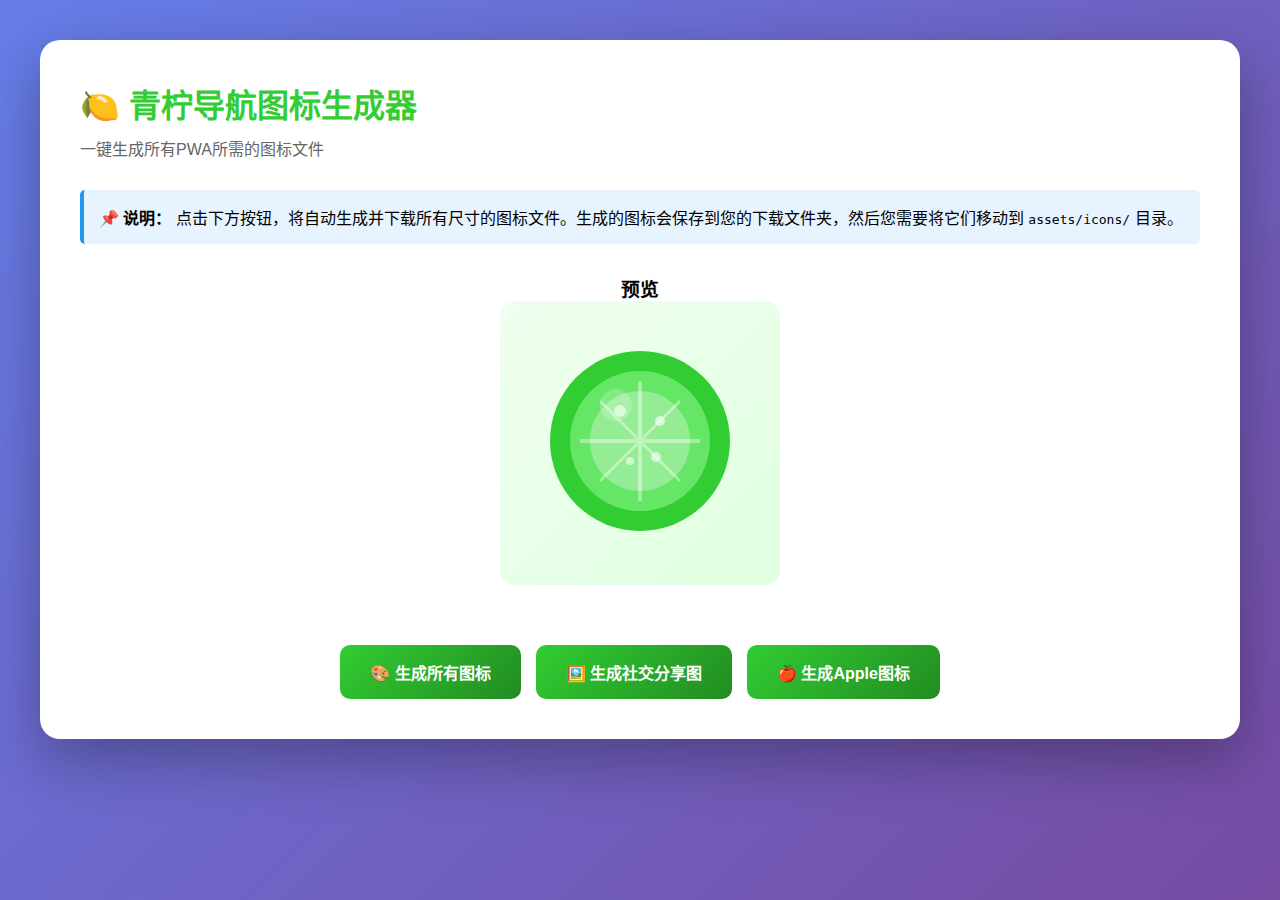
<file: assets/icon-generator.html>
<!DOCTYPE html>
<html lang="zh-CN">
<head>
    <meta charset="UTF-8">
    <meta name="viewport" content="width=device-width, initial-scale=1.0">
    <title>青柠导航 - 图标生成器</title>
    <style>
        * {
            margin: 0;
            padding: 0;
            box-sizing: border-box;
        }
        body {
            font-family: -apple-system, BlinkMacSystemFont, 'Segoe UI', sans-serif;
            background: linear-gradient(135deg, #667eea 0%, #764ba2 100%);
            min-height: 100vh;
            padding: 40px 20px;
            display: flex;
            flex-direction: column;
            align-items: center;
        }
        .container {
            max-width: 1200px;
            width: 100%;
            background: white;
            border-radius: 20px;
            padding: 40px;
            box-shadow: 0 20px 60px rgba(0,0,0,0.3);
        }
        h1 {
            color: #32CD32;
            margin-bottom: 10px;
            font-size: 2em;
        }
        .subtitle {
            color: #666;
            margin-bottom: 30px;
        }
        .preview-section {
            margin: 30px 0;
            text-align: center;
        }
        #preview {
            background: linear-gradient(135deg, #f0fff0 0%, #e0ffe0 100%);
            padding: 40px;
            border-radius: 15px;
            display: inline-block;
        }
        .icons-grid {
            display: grid;
            grid-template-columns: repeat(auto-fit, minmax(150px, 1fr));
            gap: 20px;
            margin-top: 30px;
        }
        .icon-item {
            background: #f8f9fa;
            padding: 20px;
            border-radius: 10px;
            text-align: center;
        }
        .icon-item canvas {
            width: 100%;
            height: auto;
            border-radius: 8px;
            box-shadow: 0 2px 8px rgba(0,0,0,0.1);
        }
        .icon-label {
            margin-top: 10px;
            font-size: 14px;
            color: #666;
            font-weight: 500;
        }
        .button-group {
            margin-top: 30px;
            display: flex;
            gap: 15px;
            flex-wrap: wrap;
            justify-content: center;
        }
        button {
            background: linear-gradient(135deg, #32CD32 0%, #228B22 100%);
            color: white;
            border: none;
            padding: 15px 30px;
            border-radius: 10px;
            font-size: 16px;
            font-weight: 600;
            cursor: pointer;
            transition: transform 0.2s, box-shadow 0.2s;
        }
        button:hover {
            transform: translateY(-2px);
            box-shadow: 0 5px 15px rgba(50, 205, 50, 0.4);
        }
        button:active {
            transform: translateY(0);
        }
        .info-box {
            background: #e7f3ff;
            border-left: 4px solid #2196F3;
            padding: 15px;
            margin: 20px 0;
            border-radius: 5px;
        }
        .success-message {
            background: #d4edda;
            border-color: #28a745;
            color: #155724;
            padding: 15px;
            border-radius: 5px;
            margin: 20px 0;
            display: none;
        }
    </style>
</head>
<body>
    <div class="container">
        <h1>🍋 青柠导航图标生成器</h1>
        <p class="subtitle">一键生成所有PWA所需的图标文件</p>

        <div class="info-box">
            <strong>📌 说明：</strong> 点击下方按钮，将自动生成并下载所有尺寸的图标文件。生成的图标会保存到您的下载文件夹，然后您需要将它们移动到 <code>assets/icons/</code> 目录。
        </div>

        <div class="preview-section">
            <h3>预览</h3>
            <div id="preview">
                <svg width="200" height="200" viewBox="0 0 100 100" xmlns="http://www.w3.org/2000/svg">
                    <!-- 外圈 - 主色 -->
                    <circle cx="50" cy="50" r="45" fill="#32CD32"/>
                    <!-- 中间层 - 浅色 -->
                    <circle cx="50" cy="50" r="35" fill="#9AFF9A" opacity="0.5"/>
                    <!-- 内圈 - 白色高光 -->
                    <circle cx="50" cy="50" r="25" fill="#fff" opacity="0.3"/>
                    <!-- 青柠切片纹理 -->
                    <g opacity="0.4">
                        <line x1="50" y1="20" x2="50" y2="80" stroke="#fff" stroke-width="2"/>
                        <line x1="20" y1="50" x2="80" y2="50" stroke="#fff" stroke-width="2"/>
                        <line x1="30" y1="30" x2="70" y2="70" stroke="#fff" stroke-width="1.5"/>
                        <line x1="70" y1="30" x2="30" y2="70" stroke="#fff" stroke-width="1.5"/>
                    </g>
                    <!-- 青柠籽 -->
                    <circle cx="40" cy="35" r="3" fill="#fff" opacity="0.6"/>
                    <circle cx="60" cy="40" r="2.5" fill="#fff" opacity="0.6"/>
                    <circle cx="45" cy="60" r="2" fill="#fff" opacity="0.6"/>
                    <circle cx="58" cy="58" r="2.5" fill="#fff" opacity="0.6"/>
                    <!-- 高光 -->
                    <circle cx="38" cy="32" r="8" fill="#fff" opacity="0.2"/>
                </svg>
            </div>
        </div>

        <div class="icons-grid" id="iconsGrid"></div>

        <div class="button-group">
            <button onclick="generateAllIcons()">🎨 生成所有图标</button>
            <button onclick="generateOGImage()">🖼️ 生成社交分享图</button>
            <button onclick="generateAppleIcon()">🍎 生成Apple图标</button>
        </div>

        <div class="success-message" id="successMessage">
            ✅ 图标生成成功！请查看您的下载文件夹，然后将图标文件移动到 <code>assets/icons/</code> 目录。
        </div>
    </div>

    <script>
        const iconSizes = [72, 96, 128, 144, 152, 192, 384, 512];

        function createIconSVG(size) {
            return `<svg width="${size}" height="${size}" viewBox="0 0 100 100" xmlns="http://www.w3.org/2000/svg">
                <circle cx="50" cy="50" r="45" fill="#32CD32"/>
                <circle cx="50" cy="50" r="35" fill="#9AFF9A" opacity="0.5"/>
                <circle cx="50" cy="50" r="25" fill="#fff" opacity="0.3"/>
                <g opacity="0.4">
                    <line x1="50" y1="20" x2="50" y2="80" stroke="#fff" stroke-width="2"/>
                    <line x1="20" y1="50" x2="80" y2="50" stroke="#fff" stroke-width="2"/>
                    <line x1="30" y1="30" x2="70" y2="70" stroke="#fff" stroke-width="1.5"/>
                    <line x1="70" y1="30" x2="30" y2="70" stroke="#fff" stroke-width="1.5"/>
                </g>
                <circle cx="40" cy="35" r="3" fill="#fff" opacity="0.6"/>
                <circle cx="60" cy="40" r="2.5" fill="#fff" opacity="0.6"/>
                <circle cx="45" cy="60" r="2" fill="#fff" opacity="0.6"/>
                <circle cx="58" cy="58" r="2.5" fill="#fff" opacity="0.6"/>
                <circle cx="38" cy="32" r="8" fill="#fff" opacity="0.2"/>
            </svg>`;
        }

        function svgToCanvas(svgString, size) {
            return new Promise((resolve) => {
                const canvas = document.createElement('canvas');
                canvas.width = size;
                canvas.height = size;
                const ctx = canvas.getContext('2d');

                const img = new Image();
                const blob = new Blob([svgString], { type: 'image/svg+xml' });
                const url = URL.createObjectURL(blob);

                img.onload = function() {
                    ctx.drawImage(img, 0, 0, size, size);
                    URL.revokeObjectURL(url);
                    resolve(canvas);
                };
                img.src = url;
            });
        }

        function downloadCanvas(canvas, filename) {
            canvas.toBlob(function(blob) {
                const url = URL.createObjectURL(blob);
                const a = document.createElement('a');
                a.href = url;
                a.download = filename;
                a.click();
                URL.revokeObjectURL(url);
            });
        }

        async function generateAllIcons() {
            const grid = document.getElementById('iconsGrid');
            grid.innerHTML = '';

            for (const size of iconSizes) {
                const svg = createIconSVG(size);
                const canvas = await svgToCanvas(svg, size);

                const item = document.createElement('div');
                item.className = 'icon-item';

                const previewCanvas = document.createElement('canvas');
                previewCanvas.width = size;
                previewCanvas.height = size;
                const ctx = previewCanvas.getContext('2d');
                ctx.drawImage(canvas, 0, 0);

                const label = document.createElement('div');
                label.className = 'icon-label';
                label.textContent = `${size}x${size}`;

                item.appendChild(previewCanvas);
                item.appendChild(label);
                grid.appendChild(item);

                // 下载图标
                setTimeout(() => {
                    downloadCanvas(canvas, `icon-${size}x${size}.png`);
                }, 100 * iconSizes.indexOf(size));
            }

            showSuccess();
        }

        async function generateOGImage() {
            const canvas = document.createElement('canvas');
            canvas.width = 1200;
            canvas.height = 630;
            const ctx = canvas.getContext('2d');

            // 背景渐变
            const gradient = ctx.createLinearGradient(0, 0, 1200, 630);
            gradient.addColorStop(0, '#32CD32');
            gradient.addColorStop(1, '#228B22');
            ctx.fillStyle = gradient;
            ctx.fillRect(0, 0, 1200, 630);

            // 绘制大图标
            const svg = createIconSVG(300);
            const iconCanvas = await svgToCanvas(svg, 300);
            ctx.drawImage(iconCanvas, 150, 165);

            // 文字
            ctx.fillStyle = 'white';
            ctx.font = 'bold 80px Arial, sans-serif';
            ctx.fillText('青柠导航', 500, 280);

            ctx.font = '40px Arial, sans-serif';
            ctx.fillText('清新简约的网站导航', 500, 340);

            ctx.font = '30px Arial, sans-serif';
            ctx.fillStyle = 'rgba(255, 255, 255, 0.8)';
            ctx.fillText('165+ 精选网站 | 5大分类 | 17个子分类', 500, 400);

            downloadCanvas(canvas, 'og-image.png');
            showSuccess();
        }

        async function generateAppleIcon() {
            const svg = createIconSVG(180);
            const canvas = await svgToCanvas(svg, 180);
            downloadCanvas(canvas, 'apple-touch-icon.png');
            showSuccess();
        }

        function showSuccess() {
            const msg = document.getElementById('successMessage');
            msg.style.display = 'block';
            setTimeout(() => {
                msg.style.display = 'none';
            }, 5000);
        }

        // 页面加载时显示预览
        window.onload = function() {
            console.log('图标生成器已就绪');
        };
    </script>
</body>
</html>
</file>
<file: css/style.css>
/* ==================== CSS Variables ==================== */
:root {
    /* Light mode colors - 青柠绿主题 */
    --bg-primary: linear-gradient(135deg, #e8f5e9 0%, #c8e6c9 50%, #a5d6a7 100%);
    --bg-card: rgba(255, 255, 255, 0.95);
    --bg-white: white;
    --text-primary: #333333;
    --text-secondary: #555555;
    --text-tertiary: #666666;
    --text-muted: #777777;
    --text-light: #888888;
    --border-color: #f0f0f0;
    --border-input: #e0e0e0;
    --shadow-light: rgba(0,0,0,0.1);
    --shadow-medium: rgba(0,0,0,0.2);
    --accent-gradient: linear-gradient(135deg, #66BB6A 0%, #4CAF50 100%);
    --accent-color: #4CAF50;
    --accent-hover: rgba(76, 175, 80, 0.1);
    --accent-hover-strong: rgba(76, 175, 80, 0.15);
    --stat-bg: linear-gradient(135deg, rgba(76, 175, 80, 0.1), rgba(102, 187, 106, 0.1));

    /* Logo colors - 清新的青柠绿 */
    --logo-color-1: #66BB6A;
    --logo-color-2: #4CAF50;
    --logo-icon-main: #66BB6A;
    --logo-icon-light: #81C784;

    /* 青柠导航专用色彩 */
    --lime-primary: #4CAF50;
    --lime-light: #81C784;
    --lime-dark: #388E3C;
    --blue-accent: #2196F3;
    --orange-warm: #FF9800;
    --bg-ultra-light: #F9FAFB;
    --text-title: #333333;
    --text-subtitle: #666666;
    --text-helper: #999999;
}

/* Dark mode colors */
[data-theme="dark"] {
    --bg-primary: linear-gradient(135deg, #141820 0%, #1e2330 50%, #2a1f3d 100%);
    --bg-card: rgba(30, 35, 45, 0.98);
    --bg-white: #1e2330;
    --text-primary: #e8eaed;
    --text-secondary: #c4c6cc;
    --text-tertiary: #a8adb8;
    --text-muted: #9298a5;
    --text-light: #7a8088;
    --border-color: #333842;
    --border-input: #434852;
    --shadow-light: rgba(0,0,0,0.35);
    --shadow-medium: rgba(0,0,0,0.55);
    --accent-gradient: linear-gradient(135deg, #66BB6A 0%, #4CAF50 100%);
    --accent-color: #66BB6A;
    --accent-hover: rgba(102, 187, 106, 0.15);
    --accent-hover-strong: rgba(102, 187, 106, 0.25);
    --stat-bg: linear-gradient(135deg, rgba(102, 187, 106, 0.15), rgba(76, 175, 80, 0.15));

    /* Logo colors - 清新的青柠绿 */
    --logo-color-1: #81C784;
    --logo-color-2: #66BB6A;
    --logo-icon-main: #81C784;
    --logo-icon-light: #A5D6A7;
}

/* Cherry Blossom - 樱花粉 */
[data-theme="cherry"] {
    --bg-primary: linear-gradient(135deg, #ffeef8 0%, #ffc2e2 50%, #ff9fd5 100%);
    --bg-card: rgba(255, 255, 255, 0.95);
    --bg-white: white;
    --text-primary: #3d0f35;
    --text-secondary: #5c2554;
    --text-tertiary: #7d3a6f;
    --text-muted: #9d5289;
    --text-light: #b86ba0;
    --border-color: #ffe8f5;
    --border-input: #ffd4ec;
    --shadow-light: rgba(255, 105, 180, 0.1);
    --shadow-medium: rgba(255, 105, 180, 0.2);
    --accent-gradient: linear-gradient(135deg, #ff85b8 0%, #66BB6A 100%);
    --accent-color: #ff85b8;
    --accent-hover: rgba(255, 133, 184, 0.1);
    --accent-hover-strong: rgba(255, 133, 184, 0.15);
    --stat-bg: linear-gradient(135deg, rgba(255, 133, 184, 0.1), rgba(102, 187, 106, 0.1));

    /* Logo colors - 粉色+青柠绿 */
    --logo-color-1: #ff70a6;
    --logo-color-2: #66BB6A;
    --logo-icon-main: #ff70a6;
    --logo-icon-light: #ffa8d0;
}

/* Ocean Blue - 海洋蓝 */
[data-theme="ocean"] {
    --bg-primary: linear-gradient(135deg, #1a365d 0%, #2563eb 50%, #3b82f6 100%);
    --bg-card: rgba(255, 255, 255, 0.95);
    --bg-white: white;
    --text-primary: #1e3a8a;
    --text-secondary: #1e40af;
    --text-tertiary: #3b82f6;
    --text-muted: #60a5fa;
    --text-light: #93c5fd;
    --border-color: #dbeafe;
    --border-input: #bfdbfe;
    --shadow-light: rgba(37, 99, 235, 0.1);
    --shadow-medium: rgba(37, 99, 235, 0.2);
    --accent-gradient: linear-gradient(135deg, #0ea5e9 0%, #4CAF50 100%);
    --accent-color: #0ea5e9;
    --accent-hover: rgba(14, 165, 233, 0.1);
    --accent-hover-strong: rgba(14, 165, 233, 0.15);
    --stat-bg: linear-gradient(135deg, rgba(14, 165, 233, 0.1), rgba(76, 175, 80, 0.1));

    /* Logo colors - 蓝色+青柠绿 */
    --logo-color-1: #3b9ff6;
    --logo-color-2: #4CAF50;
    --logo-icon-main: #3b9ff6;
    --logo-icon-light: #7cc5fa;
}

/* Forest Green - 森林绿 */
[data-theme="forest"] {
    --bg-primary: linear-gradient(135deg, #14532d 0%, #15803d 50%, #16a34a 100%);
    --bg-card: rgba(255, 255, 255, 0.95);
    --bg-white: white;
    --text-primary: #14532d;
    --text-secondary: #166534;
    --text-tertiary: #15803d;
    --text-muted: #16a34a;
    --text-light: #22c55e;
    --border-color: #dcfce7;
    --border-input: #bbf7d0;
    --shadow-light: rgba(34, 197, 94, 0.1);
    --shadow-medium: rgba(34, 197, 94, 0.2);
    --accent-gradient: linear-gradient(135deg, #4CAF50 0%, #388E3C 100%);
    --accent-color: #4CAF50;
    --accent-hover: rgba(76, 175, 80, 0.1);
    --accent-hover-strong: rgba(76, 175, 80, 0.15);
    --stat-bg: linear-gradient(135deg, rgba(76, 175, 80, 0.1), rgba(56, 142, 60, 0.1));

    /* Logo colors - 强化的青柠绿 */
    --logo-color-1: #4CAF50;
    --logo-color-2: #388E3C;
    --logo-icon-main: #4CAF50;
    --logo-icon-light: #66BB6A;
}

/* Sunset Orange - 日落橙 */
[data-theme="sunset"] {
    --bg-primary: linear-gradient(135deg, #7c2d12 0%, #ea580c 50%, #f97316 100%);
    --bg-card: rgba(255, 255, 255, 0.95);
    --bg-white: white;
    --text-primary: #6b2710;
    --text-secondary: #8a3214;
    --text-tertiary: #b53f0f;
    --text-muted: #d94f0d;
    --text-light: #f56b14;
    --border-color: #ffedd5;
    --border-input: #fed7aa;
    --shadow-light: rgba(249, 115, 22, 0.1);
    --shadow-medium: rgba(249, 115, 22, 0.2);
    --accent-gradient: linear-gradient(135deg, #fb923c 0%, #66BB6A 100%);
    --accent-color: #fb923c;
    --accent-hover: rgba(251, 146, 60, 0.1);
    --accent-hover-strong: rgba(251, 146, 60, 0.15);
    --stat-bg: linear-gradient(135deg, rgba(251, 146, 60, 0.1), rgba(102, 187, 106, 0.1));

    /* Logo colors - 橙色+青柠绿对比 */
    --logo-color-1: #fb923c;
    --logo-color-2: #4CAF50;
    --logo-icon-main: #fb923c;
    --logo-icon-light: #fcd34d;
}

/* Classic Purple - 经典紫（保留原紫蓝配色）*/
[data-theme="classic"] {
    /* Light mode colors - 原紫蓝色 */
    --bg-primary: linear-gradient(135deg, #1e3c72 0%, #2a5298 50%, #7e22ce 100%);
    --bg-card: rgba(255, 255, 255, 0.95);
    --bg-white: white;
    --text-primary: #333333;
    --text-secondary: #555555;
    --text-tertiary: #666666;
    --text-muted: #777777;
    --text-light: #888888;
    --border-color: #f0f0f0;
    --border-input: #e0e0e0;
    --shadow-light: rgba(0,0,0,0.1);
    --shadow-medium: rgba(0,0,0,0.2);
    --accent-gradient: linear-gradient(135deg, #667eea 0%, #764ba2 100%);
    --accent-color: #667eea;
    --accent-hover: rgba(102, 126, 234, 0.1);
    --accent-hover-strong: rgba(102, 126, 234, 0.15);
    --stat-bg: linear-gradient(135deg, rgba(102, 126, 234, 0.1), rgba(118, 75, 162, 0.1));

    /* Logo colors - 柔和的紫蓝色 */
    --logo-color-1: #667eea;
    --logo-color-2: #764ba2;
    --logo-icon-main: #667eea;
    --logo-icon-light: #9aa5f5;
}

/* ==================== Base Styles ==================== */
* {
    margin: 0;
    padding: 0;
    box-sizing: border-box;
}

body {
    font-family: 'Inter', -apple-system, BlinkMacSystemFont, 'Segoe UI', 'PingFang SC', 'Hiragino Sans GB', 'Microsoft YaHei', sans-serif;
    font-weight: 400; /* 正文默认字重 */
    background: var(--bg-primary);
    min-height: 100vh;
    transition: background 0.5s cubic-bezier(0.4, 0, 0.2, 1);
    opacity: 0;
    animation: pageLoad 0.6s ease-out forwards;
}

/* 字体字重规范 */
h1, h2, .category-title {
    font-weight: 600; /* 标题字重 */
}

h3, .recent-visits-header h3 {
    font-weight: 600;
}

.card-title {
    font-weight: 600;
}

.card-desc, .card-tag, .text-muted {
    font-weight: 300; /* 辅助文字 */
}

@keyframes pageLoad {
    from {
        opacity: 0;
        transform: scale(0.98);
    }
    to {
        opacity: 1;
        transform: scale(1);
    }
}

/* Smooth theme transition */
html.theme-transitioning,
html.theme-transitioning *,
html.theme-transitioning *::before,
html.theme-transitioning *::after {
    transition: background-color 0.5s cubic-bezier(0.4, 0, 0.2, 1),
                background 0.5s cubic-bezier(0.4, 0, 0.2, 1),
                color 0.5s cubic-bezier(0.4, 0, 0.2, 1),
                border-color 0.5s cubic-bezier(0.4, 0, 0.2, 1),
                box-shadow 0.5s cubic-bezier(0.4, 0, 0.2, 1),
                fill 0.5s cubic-bezier(0.4, 0, 0.2, 1) !important;
}

/* ==================== Top Navigation ==================== */
.top-nav {
    background: rgba(255, 255, 255, 0.8);
    backdrop-filter: blur(20px) saturate(180%);
    -webkit-backdrop-filter: blur(20px) saturate(180%);
    box-shadow:
        0 2px 20px rgba(0, 0, 0, 0.06),
        0 1px 4px rgba(0, 0, 0, 0.04),
        inset 0 -1px 0 rgba(0, 0, 0, 0.05);
    position: sticky;
    top: 0;
    z-index: 1000;
    padding: 15px 0;
    transition: all 0.4s cubic-bezier(0.4, 0, 0.2, 1);
    border-bottom: 1px solid rgba(0, 0, 0, 0.08);
}

[data-theme="dark"] .top-nav {
    background: rgba(30, 35, 45, 0.8);
    border-bottom: 1px solid rgba(255, 255, 255, 0.08);
    box-shadow:
        0 2px 20px rgba(0, 0, 0, 0.3),
        0 1px 4px rgba(0, 0, 0, 0.2),
        inset 0 -1px 0 rgba(255, 255, 255, 0.05);
}

.top-nav-content {
    max-width: 1800px;
    margin: 0 auto;
    padding: 0 30px;
    display: flex;
    align-items: center;
    justify-content: space-between;
}

.logo {
    font-size: 1.8em;
    font-weight: bold;
    background: linear-gradient(135deg, var(--logo-color-1) 0%, var(--logo-color-2) 100%);
    -webkit-background-clip: text;
    -webkit-text-fill-color: transparent;
    background-clip: text;
    cursor: pointer;
    display: flex;
    align-items: center;
    gap: 10px;
}

.logo-icon {
    flex-shrink: 0;
    filter: drop-shadow(0 2px 4px rgba(102, 126, 234, 0.3));
    animation: logoFloat 3s ease-in-out infinite;
}

/* SVG Logo颜色控制 */
.logo-circle-outer {
    fill: var(--logo-icon-main);
}

.logo-circle-middle {
    fill: var(--logo-icon-light);
}

@keyframes logoFloat {
    0%, 100% {
        transform: translateY(0);
    }
    50% {
        transform: translateY(-3px);
    }
}

.logo-text {
    font-weight: 700;
    letter-spacing: 0.5px;
}

.logo:hover .logo-icon {
    animation: logoSpin 0.6s ease-in-out;
}

@keyframes logoSpin {
    0% {
        transform: rotate(0deg) scale(1);
    }
    50% {
        transform: rotate(180deg) scale(1.1);
    }
    100% {
        transform: rotate(360deg) scale(1);
    }
}

/* Online Users Badge */
.online-users-badge {
    display: flex;
    align-items: center;
    gap: 6px;
    padding: 8px 14px;
    background: var(--bg-white);
    border-radius: 16px;
    font-size: 0.85em;
    color: var(--text-secondary);
    transition: all 0.4s cubic-bezier(0.34, 1.56, 0.64, 1);
    cursor: help;
    border: 2px solid var(--border-color);
    box-shadow: 0 2px 8px rgba(0, 0, 0, 0.04);
    position: relative;
    overflow: hidden;
}

.online-users-badge::before {
    content: '';
    position: absolute;
    top: 50%;
    left: 50%;
    transform: translate(-50%, -50%);
    width: 0;
    height: 0;
    border-radius: 50%;
    background: radial-gradient(circle, var(--accent-hover), transparent);
    transition: all 0.6s ease;
}

.online-users-badge:hover::before {
    width: 200%;
    height: 200%;
}

.online-users-badge svg {
    color: var(--text-secondary);
    stroke-width: 2;
    transition: color 0.4s ease;
    position: relative;
    z-index: 1;
}

.online-users-badge:hover {
    background: var(--accent-hover);
    border-color: var(--accent-color);
    transform: translateY(-2px) scale(1.05);
    box-shadow: 0 6px 16px rgba(102, 126, 234, 0.2);
}

.online-users-badge:hover svg {
    color: var(--accent-color);
}

#onlineUsersCount {
    font-weight: 600;
    color: var(--text-primary);
    min-width: 20px;
    text-align: center;
    font-size: 1em;
    position: relative;
    z-index: 1;
}

.online-users-badge:hover #onlineUsersCount {
    color: var(--accent-color);
}

.search-container {
    flex: 1;
    max-width: 580px;
    margin: 0 30px;
    position: relative;
}

.search-wrapper {
    display: flex;
    align-items: center;
    background: var(--bg-white);
    border: 2px solid var(--border-input);
    border-radius: 28px;
    height: 48px;
    transition: all 0.4s cubic-bezier(0.4, 0, 0.2, 1);
    position: relative;
    box-shadow: 0 2px 8px rgba(0, 0, 0, 0.04);
}

.search-wrapper::before {
    content: '';
    position: absolute;
    inset: -2px;
    border-radius: 28px;
    padding: 2px;
    background: var(--accent-gradient);
    -webkit-mask:
        linear-gradient(#fff 0 0) content-box,
        linear-gradient(#fff 0 0);
    -webkit-mask-composite: xor;
    mask-composite: exclude;
    opacity: 0;
    transition: opacity 0.4s ease;
}

.search-wrapper:hover {
    box-shadow:
        0 4px 16px rgba(0, 0, 0, 0.08),
        0 2px 8px rgba(102, 126, 234, 0.1);
    transform: translateY(-1px);
}

.search-wrapper:hover::before {
    opacity: 0.5;
}

.search-wrapper:focus-within {
    box-shadow:
        0 8px 24px rgba(102, 126, 234, 0.15),
        0 4px 12px rgba(0, 0, 0, 0.08);
    border-color: var(--accent-color);
    transform: translateY(-2px);
}

.search-wrapper:focus-within::before {
    opacity: 1;
}

.search-engine-selector {
    display: flex;
    align-items: center;
    gap: 6px;
    padding: 0 4px 0 14px;
    cursor: pointer;
    user-select: none;
    transition: background 0.1s ease;
    border-radius: 24px 0 0 24px;
    height: 100%;
}

.search-engine-selector:hover {
    background: rgba(0,0,0,0.04);
}

.current-engine-icon {
    width: 20px;
    height: 20px;
    display: inline-flex !important;
    align-items: center;
    justify-content: center;
    flex-shrink: 0;
}

.current-engine-icon svg {
    width: 16px;
    height: 16px;
    color: var(--text-secondary);
}

.current-engine-icon img {
    width: 16px;
    height: 16px;
    object-fit: contain;
}

.current-engine {
    font-size: 14px;
    font-weight: 500;
    color: var(--text-secondary);
    white-space: nowrap;
}

.dropdown-icon {
    color: var(--text-secondary);
    transition: transform 0.2s ease;
    opacity: 0.8;
}

.search-engine-selector.active .dropdown-icon {
    transform: rotate(180deg);
}

.search-divider {
    width: 1px;
    height: 28px;
    background: var(--border-input);
    margin: 0 8px;
}

.search-wrapper input {
    flex: 1;
    padding: 0 14px;
    border: none;
    background: transparent;
    font-size: 16px;
    outline: none;
    color: var(--text-primary);
    font-family: arial, sans-serif;
}

.search-wrapper input::placeholder {
    color: var(--text-muted);
}

.search-btn {
    display: flex;
    align-items: center;
    justify-content: center;
    width: 40px;
    height: 40px;
    background: transparent;
    border: none;
    color: var(--text-secondary);
    cursor: pointer;
    transition: all 0.2s ease;
    border-radius: 50%;
    margin-right: 4px;
}

.search-btn:hover {
    background: var(--accent-hover);
    color: var(--accent-color);
    transform: scale(1.1);
}

.search-dropdown {
    position: absolute;
    top: calc(100% + 4px);
    left: 0;
    right: 0;
    background: var(--bg-white);
    border: 2px solid var(--border-color);
    border-radius: 12px;
    box-shadow: 0 4px 16px var(--shadow-medium);
    overflow: hidden;
    opacity: 0;
    visibility: hidden;
    transform: translateY(-4px);
    transition: all 0.2s ease;
    z-index: 1000;
}

.search-dropdown.active {
    opacity: 1;
    visibility: visible;
    transform: translateY(0);
}

.search-option {
    display: flex;
    align-items: center;
    gap: 12px;
    padding: 12px 16px;
    cursor: pointer;
    transition: all 0.2s ease;
    font-size: 14px;
    min-height: 44px;
}

.search-option:hover {
    background: var(--accent-hover);
    transform: translateX(4px);
}

.search-option.selected {
    background: var(--accent-hover-strong);
    color: var(--accent-color);
    font-weight: 600;
}

.option-icon {
    width: 24px;
    height: 24px;
    display: inline-flex !important;
    align-items: center;
    justify-content: center;
    flex-shrink: 0;
}

.option-icon svg {
    width: 18px;
    height: 18px;
    color: var(--text-secondary);
}

.option-icon img {
    width: 18px;
    height: 18px;
    object-fit: contain;
}

.option-name {
    font-size: 14px;
    color: var(--text-primary);
}

.search-option.selected .option-name {
    color: var(--accent-color);
    font-weight: 600;
}

/* ==================== Theme Selector ==================== */
.theme-selector {
    position: relative;
}

.theme-toggle {
    display: flex;
    align-items: center;
    gap: 8px;
    padding: 10px 18px;
    background: var(--accent-gradient);
    color: white;
    border: none;
    border-radius: 24px;
    cursor: pointer;
    font-size: 0.9em;
    transition: all 0.4s cubic-bezier(0.34, 1.56, 0.64, 1);
    box-shadow:
        0 4px 12px rgba(102, 126, 234, 0.3),
        0 2px 6px rgba(0, 0, 0, 0.1),
        inset 0 1px 0 rgba(255, 255, 255, 0.2);
    position: relative;
    overflow: hidden;
}

.theme-toggle::before {
    content: '';
    position: absolute;
    top: -50%;
    left: -50%;
    width: 200%;
    height: 200%;
    background: radial-gradient(circle, rgba(255, 255, 255, 0.3) 0%, transparent 70%);
    opacity: 0;
    transition: opacity 0.4s ease;
}

.theme-toggle:hover {
    transform: translateY(-2px) scale(1.05);
    box-shadow:
        0 8px 20px rgba(102, 126, 234, 0.4),
        0 4px 12px rgba(0, 0, 0, 0.15),
        inset 0 1px 0 rgba(255, 255, 255, 0.3);
}

.theme-toggle:hover::before {
    opacity: 1;
}

.theme-toggle:active {
    transform: translateY(0) scale(0.98);
}

.theme-toggle .dropdown-arrow {
    font-size: 0.7em;
    transition: transform 0.3s ease;
}

.theme-dropdown.show ~ .theme-toggle .dropdown-arrow {
    transform: rotate(180deg);
}

.theme-dropdown {
    position: absolute;
    top: calc(100% + 8px);
    right: 0;
    background: var(--bg-card);
    backdrop-filter: blur(10px);
    border: 1px solid var(--border-color);
    border-radius: 16px;
    box-shadow: 0 8px 24px var(--shadow-medium);
    min-width: 200px;
    opacity: 0;
    visibility: hidden;
    transform: translateY(-10px);
    transition: all 0.3s cubic-bezier(0.4, 0, 0.2, 1);
    z-index: 1000;
    overflow: hidden;
}

.theme-dropdown.show {
    opacity: 1;
    visibility: visible;
    transform: translateY(0);
}

.theme-option {
    display: flex;
    align-items: center;
    gap: 12px;
    padding: 14px 18px;
    cursor: pointer;
    transition: all 0.2s ease;
    position: relative;
}

.theme-option:first-child {
    border-radius: 16px 16px 0 0;
}

.theme-option:last-child {
    border-radius: 0 0 16px 16px;
}

.theme-option:hover {
    background: var(--accent-hover);
    transform: translateX(4px);
}

.theme-option.active {
    background: var(--accent-hover-strong);
    font-weight: 600;
}

.theme-option.active::after {
    content: '✓';
    position: absolute;
    right: 18px;
    color: var(--accent-color);
    font-weight: bold;
    font-size: 1.2em;
}

.theme-option .theme-icon {
    font-size: 1.3em;
    display: flex;
    align-items: center;
    justify-content: center;
    width: 28px;
    height: 28px;
}

.theme-option .theme-preview {
    width: 24px;
    height: 24px;
    border-radius: 6px;
    border: 2px solid var(--border-color);
    flex-shrink: 0;
    transition: transform 0.2s ease;
}

.theme-option:hover .theme-preview {
    transform: scale(1.1);
}

/* Theme preview colors */
.theme-option[data-theme="light"] .theme-preview {
    background: linear-gradient(135deg, #667eea 0%, #764ba2 100%);
}

.theme-option[data-theme="dark"] .theme-preview {
    background: linear-gradient(135deg, #8b5cf6 0%, #a78bfa 100%);
}

.theme-option[data-theme="cherry"] .theme-preview {
    background: linear-gradient(135deg, #ff85b8 0%, #ff1493 100%);
}

.theme-option[data-theme="ocean"] .theme-preview {
    background: linear-gradient(135deg, #0ea5e9 0%, #06b6d4 100%);
}

.theme-option[data-theme="forest"] .theme-preview {
    background: linear-gradient(135deg, #34d399 0%, #10b981 100%);
}

.theme-option[data-theme="sunset"] .theme-preview {
    background: linear-gradient(135deg, #fb923c 0%, #f97316 100%);
}

.theme-option .theme-name {
    color: var(--text-primary);
    font-size: 0.95em;
    flex: 1;
}

/* ==================== Main Container ==================== */
.main-container {
    display: flex;
    max-width: 1800px;
    margin: 0 auto;
    padding: 30px;
    gap: 30px;
}

/* ==================== Sidebar ==================== */
.sidebar {
    width: 300px;
    background: var(--bg-card);
    backdrop-filter: blur(20px) saturate(180%);
    -webkit-backdrop-filter: blur(20px) saturate(180%);
    border-radius: 24px;
    padding: 30px 0;
    height: calc(100vh - 110px);
    max-height: calc(100vh - 110px);
    position: sticky;
    top: 90px;
    box-shadow:
        0 8px 32px rgba(0, 0, 0, 0.08),
        0 2px 8px rgba(0, 0, 0, 0.04),
        inset 0 0 0 1px rgba(255, 255, 255, 0.1);
    overflow-y: auto;
    transition: all 0.4s cubic-bezier(0.4, 0, 0.2, 1);
    border: 1px solid rgba(255, 255, 255, 0.1);
}

.sidebar::-webkit-scrollbar {
    width: 6px;
}

.sidebar::-webkit-scrollbar-track {
    background: transparent;
}

.sidebar::-webkit-scrollbar-thumb {
    background: var(--accent-hover-strong);
    border-radius: 3px;
}

.sidebar::-webkit-scrollbar-thumb:hover {
    background: var(--accent-color);
}

.sidebar-title {
    padding: 0 25px 15px;
    font-size: 1.2em;
    font-weight: bold;
    color: var(--text-primary);
    border-bottom: 2px solid var(--border-color);
    margin-bottom: 15px;
}

.sidebar-menu {
    list-style: none;
}

.sidebar-menu li {
    margin: 5px 0;
}

/* 大类样式 */
.menu-category {
    margin-bottom: 20px;
}

.category-label {
    padding: 12px 25px;
    font-weight: 600;
    color: var(--text-primary);
    font-size: 0.95em;
    letter-spacing: 0.5px;
    display: flex;
    align-items: center;
    background: linear-gradient(90deg, var(--accent-hover-strong) 0%, transparent 100%);
    cursor: pointer;
    transition: all 0.3s ease;
    position: relative;
}

.category-label:hover {
    background: linear-gradient(90deg, rgba(102, 126, 234, 0.15) 0%, transparent 100%);
}

.category-label .category-icon {
    margin-right: 10px;
    font-size: 1.2em;
}

.category-label .expand-icon {
    margin-left: auto;
    font-size: 0.8em;
    transition: transform 0.3s ease;
}

.category-label.collapsed .expand-icon {
    transform: rotate(-90deg);
}

/* 子菜单样式 */
.submenu {
    list-style: none;
    padding: 0;
    margin: 0;
    max-height: 500px;
    overflow: hidden;
    transition: max-height 0.3s ease, opacity 0.3s ease;
    opacity: 1;
}

.submenu.expanded {
    max-height: 500px;
    opacity: 1;
}

.submenu.collapsed {
    max-height: 0;
    opacity: 0;
}

.submenu li {
    margin: 0;
}

.sidebar-menu a {
    display: flex;
    align-items: center;
    padding: 12px 25px 12px 50px;
    text-decoration: none;
    color: var(--text-secondary);
    transition: all 0.4s cubic-bezier(0.34, 1.56, 0.64, 1);
    border-left: 3px solid transparent;
    font-size: 0.9em;
    position: relative;
}

.sidebar-menu a::before {
    content: '';
    position: absolute;
    left: 0;
    top: 50%;
    transform: translateY(-50%);
    width: 3px;
    height: 0;
    background: var(--accent-gradient);
    transition: height 0.4s cubic-bezier(0.34, 1.56, 0.64, 1);
    border-radius: 0 3px 3px 0;
}

.sidebar-menu a::after {
    content: '';
    position: absolute;
    left: 0;
    right: 0;
    top: 0;
    bottom: 0;
    background: linear-gradient(90deg, var(--accent-hover) 0%, transparent 100%);
    opacity: 0;
    transition: opacity 0.4s ease;
}

.sidebar-menu a span {
    position: relative;
    z-index: 1;
}

.sidebar-menu a:hover {
    color: var(--accent-color);
    transform: translateX(8px);
}

.sidebar-menu a:hover::before {
    height: 100%;
}

.sidebar-menu a:hover::after {
    opacity: 1;
}

.sidebar-menu a.active {
    color: var(--accent-color);
    font-weight: 600;
    background: linear-gradient(90deg, var(--accent-hover-strong) 0%, transparent 100%);
}

.sidebar-menu a.active::before {
    height: 100%;
}

.menu-icon {
    font-size: 1.3em;
    margin-right: 12px;
    width: 25px;
    text-align: center;
}

/* ==================== Content Area ==================== */
.content {
    flex: 1;
    min-width: 0;
}

.category {
    background: var(--bg-card);
    backdrop-filter: blur(20px);
    border-radius: 24px;
    padding: 24px; /* 从35px减少到24px */
    margin-bottom: 16px; /* 从30px改为16px */
    box-shadow:
        0 8px 32px rgba(0, 0, 0, 0.08),
        0 2px 8px rgba(0, 0, 0, 0.04),
        inset 0 1px 0 rgba(255, 255, 255, 0.1);
    scroll-margin-top: 100px;
    transition: all 0.4s ease;
    border: 1px solid rgba(255, 255, 255, 0.1);
    position: relative;
    overflow: hidden;
}

.category::before {
    content: '';
    position: absolute;
    top: 0;
    left: 0;
    right: 0;
    height: 3px;
    background: var(--accent-gradient);
    opacity: 0.6;
}

.category-header {
    display: flex;
    align-items: center;
    margin-bottom: 28px;
    padding-bottom: 18px;
    border-bottom: 2px solid transparent;
    background: linear-gradient(to right, var(--border-color), transparent) bottom;
    background-size: 100% 2px;
    background-repeat: no-repeat;
    position: relative;
}

.category-header::after {
    content: '';
    position: absolute;
    bottom: -2px;
    left: 0;
    height: 2px;
    width: 0;
    background: var(--accent-gradient);
    transition: width 0.6s cubic-bezier(0.4, 0, 0.2, 1);
}

.category:hover .category-header::after {
    width: 120px;
}

.category-icon {
    font-size: 2.2em;
    margin-right: 18px;
    filter: drop-shadow(0 2px 4px rgba(0, 0, 0, 0.1));
    transition: transform 0.4s cubic-bezier(0.34, 1.56, 0.64, 1);
}

.category:hover .category-icon {
    transform: scale(1.1) rotate(5deg);
}

.category-title {
    font-size: 2em;
    font-weight: bold;
    color: var(--text-primary);
}

.category-desc {
    font-size: 0.9em;
    color: var(--text-light);
    margin-left: auto;
}

.cards {
    display: grid;
    grid-template-columns: repeat(auto-fill, minmax(250px, 1fr));
    gap: 12px;
}

/* For large screens (1920px), show 5 columns */
@media (min-width: 1600px) {
    .cards {
        grid-template-columns: repeat(5, 1fr);
    }
}

/* For extra large screens */
@media (min-width: 2000px) {
    .cards {
        grid-template-columns: repeat(6, 1fr);
    }
}

/* ==================== Tag Filter Bar ==================== */
.tag-filter-bar {
    display: flex;
    flex-wrap: wrap;
    gap: 8px;
    padding: 16px 0;
    margin-bottom: 16px;
    border-bottom: 1px solid var(--border-color);
    animation: fadeInUp 0.4s ease-out;
}

.tag-filter-btn {
    padding: 6px 16px;
    border: 2px solid var(--border-color);
    border-radius: 20px;
    background: var(--bg-white);
    color: var(--text-secondary);
    font-size: 0.85em;
    font-weight: 500;
    cursor: pointer;
    transition: all 0.3s cubic-bezier(0.4, 0, 0.2, 1);
    outline: none;
    user-select: none;
}

.tag-filter-btn:hover {
    border-color: var(--accent-color);
    background: var(--accent-hover);
    color: var(--accent-color);
    transform: translateY(-2px);
}

.tag-filter-btn.active {
    border-color: var(--accent-color);
    background: var(--accent-gradient);
    color: white;
    box-shadow: 0 2px 8px rgba(76, 175, 80, 0.3);
}

.tag-filter-btn.active:hover {
    transform: translateY(-2px) scale(1.05);
    box-shadow: 0 4px 12px rgba(76, 175, 80, 0.4);
}

/* ==================== Rating Widget ==================== */
.rating-widget {
    position: absolute;
    bottom: 8px;
    right: 8px;
    display: flex;
    flex-direction: column;
    align-items: flex-end;
    gap: 4px;
    z-index: 3;
    pointer-events: auto;
}

.rating-display {
    display: flex;
    align-items: center;
    gap: 4px;
    padding: 4px 8px;
    background: var(--bg-white);
    border: 1px solid var(--border-color);
    border-radius: 12px;
    font-size: 0.75em;
    transition: all 0.3s ease;
    box-shadow: 0 2px 6px rgba(0, 0, 0, 0.08);
}

.card:hover .rating-display {
    background: var(--accent-hover);
    border-color: var(--accent-color);
    box-shadow: 0 4px 12px rgba(76, 175, 80, 0.2);
}

.rating-stars {
    color: #FFD700;
    font-size: 1em;
    letter-spacing: 1px;
    line-height: 1;
}

.rating-value {
    color: var(--text-primary);
    font-weight: 600;
    font-size: 0.95em;
}

.rating-count {
    color: var(--text-muted);
    font-size: 0.85em;
}

.rating-interactive {
    display: none;
    align-items: center;
    gap: 4px;
    padding: 6px 10px;
    background: var(--bg-white);
    border: 2px solid var(--accent-color);
    border-radius: 12px;
    box-shadow: 0 4px 16px rgba(76, 175, 80, 0.3);
    animation: slideInFromRight 0.3s ease-out;
}

.rating-widget:hover .rating-interactive {
    display: flex;
}

.rate-label {
    font-size: 0.8em;
    color: var(--text-secondary);
    font-weight: 500;
    margin-right: 2px;
}

.rate-star {
    color: #DDD;
    font-size: 1.2em;
    cursor: pointer;
    transition: all 0.2s ease;
    line-height: 1;
    user-select: none;
}

.rate-star:hover {
    color: #FFD700;
    transform: scale(1.2);
}

.rate-star:active {
    transform: scale(1.1);
}

.user-rated-indicator {
    position: absolute;
    top: 8px;
    right: 8px;
    background: linear-gradient(135deg, #4CAF50, #66BB6A);
    color: white;
    font-size: 0.65em;
    padding: 2px 6px;
    border-radius: 8px;
    font-weight: 600;
    box-shadow: 0 2px 6px rgba(76, 175, 80, 0.3);
    z-index: 2;
    animation: fadeInScale 0.3s ease-out;
}

@keyframes slideInFromRight {
    from {
        opacity: 0;
        transform: translateX(10px);
    }
    to {
        opacity: 1;
        transform: translateX(0);
    }
}

@keyframes fadeInScale {
    from {
        opacity: 0;
        transform: scale(0.8);
    }
    to {
        opacity: 1;
        transform: scale(1);
    }
}

/* Prevent rating widget from being hidden on card hover */
.card .rating-widget {
    opacity: 1;
    visibility: visible;
}

/* Mobile optimization for rating widget */
@media (max-width: 768px) {
    .rating-widget {
        bottom: 6px;
        right: 6px;
    }

    .rating-display {
        padding: 3px 6px;
        font-size: 0.7em;
    }

    .rating-stars {
        font-size: 0.9em;
    }

    .rate-star {
        font-size: 1.1em;
    }

    .user-rated-indicator {
        font-size: 0.6em;
        padding: 2px 5px;
    }
}

/* ==================== Lime Lab ==================== */
.lime-lab {
    background: linear-gradient(135deg,
        rgba(76, 175, 80, 0.08) 0%,
        rgba(33, 150, 243, 0.08) 50%,
        rgba(156, 39, 176, 0.08) 100%
    );
    backdrop-filter: blur(20px);
    border-radius: 24px;
    padding: 35px;
    margin-bottom: 30px;
    margin-top: 40px;
    box-shadow:
        0 8px 32px rgba(0, 0, 0, 0.12),
        0 0 0 1px rgba(76, 175, 80, 0.1),
        inset 0 1px 0 rgba(255, 255, 255, 0.1);
    position: relative;
    overflow: hidden;
    transition: all 0.4s ease;
    border: 2px solid transparent;
    animation: limeLabGlow 4s ease-in-out infinite;
}

@keyframes limeLabGlow {
    0%, 100% {
        border-color: rgba(76, 175, 80, 0.3);
        box-shadow:
            0 8px 32px rgba(0, 0, 0, 0.12),
            0 0 20px rgba(76, 175, 80, 0.2),
            inset 0 1px 0 rgba(255, 255, 255, 0.1);
    }
    50% {
        border-color: rgba(33, 150, 243, 0.3);
        box-shadow:
            0 8px 32px rgba(0, 0, 0, 0.12),
            0 0 30px rgba(33, 150, 243, 0.3),
            inset 0 1px 0 rgba(255, 255, 255, 0.1);
    }
}

.lime-lab::before {
    content: '';
    position: absolute;
    top: 0;
    left: 0;
    right: 0;
    height: 4px;
    background: linear-gradient(90deg,
        #4CAF50 0%,
        #2196F3 50%,
        #9C27B0 100%
    );
    animation: limeLabBarSlide 3s linear infinite;
}

@keyframes limeLabBarSlide {
    0% {
        background-position: 0% 0%;
    }
    100% {
        background-position: 200% 0%;
    }
}

.lime-lab:hover {
    transform: translateY(-2px);
    box-shadow:
        0 12px 40px rgba(0, 0, 0, 0.15),
        0 0 40px rgba(76, 175, 80, 0.3),
        inset 0 1px 0 rgba(255, 255, 255, 0.2);
}

.lime-lab-header {
    text-align: center;
    margin-bottom: 30px;
    position: relative;
}

.lime-lab-title-wrapper {
    display: flex;
    align-items: center;
    justify-content: center;
    gap: 15px;
    margin-bottom: 8px;
}

.lime-lab-title {
    font-size: 2em;
    font-weight: 700;
    background: linear-gradient(135deg, #4CAF50 0%, #2196F3 50%, #9C27B0 100%);
    -webkit-background-clip: text;
    -webkit-text-fill-color: transparent;
    background-clip: text;
    margin: 0;
    animation: limeLabTitleShine 3s linear infinite;
    background-size: 200% 100%;
}

@keyframes limeLabTitleShine {
    0% {
        background-position: 0% 50%;
    }
    100% {
        background-position: 200% 50%;
    }
}

.lime-lab-badge {
    display: inline-block;
    padding: 4px 12px;
    background: linear-gradient(135deg, #4CAF50, #2196F3);
    color: white;
    border-radius: 20px;
    font-size: 0.7em;
    font-weight: 600;
    text-transform: uppercase;
    letter-spacing: 1px;
    box-shadow: 0 4px 12px rgba(76, 175, 80, 0.3);
    animation: labBadgePulse 2s ease-in-out infinite;
}

@keyframes labBadgePulse {
    0%, 100% {
        transform: scale(1);
        box-shadow: 0 4px 12px rgba(76, 175, 80, 0.3);
    }
    50% {
        transform: scale(1.05);
        box-shadow: 0 6px 16px rgba(33, 150, 243, 0.4);
    }
}

.lime-lab-subtitle {
    font-size: 1em;
    color: var(--text-secondary);
    margin: 0;
    font-weight: 400;
}

.lime-lab-tabs {
    display: flex;
    gap: 12px;
    margin-bottom: 25px;
    padding: 6px;
    background: rgba(0, 0, 0, 0.03);
    border-radius: 16px;
    border: 1px solid var(--border-color);
}

[data-theme="dark"] .lime-lab-tabs {
    background: rgba(255, 255, 255, 0.03);
}

.lime-lab-tab {
    flex: 1;
    display: flex;
    align-items: center;
    justify-content: center;
    gap: 8px;
    padding: 14px 20px;
    background: transparent;
    border: none;
    border-radius: 12px;
    cursor: pointer;
    transition: all 0.3s cubic-bezier(0.4, 0, 0.2, 1);
    position: relative;
    overflow: hidden;
    color: var(--text-secondary);
    font-size: 0.95em;
    font-weight: 500;
}

.lime-lab-tab::before {
    content: '';
    position: absolute;
    inset: 0;
    background: linear-gradient(135deg, var(--accent-color), var(--blue-accent));
    opacity: 0;
    transition: opacity 0.3s ease;
}

.lime-lab-tab > * {
    position: relative;
    z-index: 1;
}

.lime-lab-tab:hover {
    color: var(--accent-color);
    background: var(--accent-hover);
    transform: translateY(-2px);
}

.lime-lab-tab.active {
    background: var(--accent-gradient);
    color: white;
    box-shadow: 0 4px 12px rgba(76, 175, 80, 0.3);
}

.lime-lab-tab.active::before {
    opacity: 1;
}

.lime-lab-tab.active:hover {
    transform: translateY(-2px) scale(1.02);
    box-shadow: 0 6px 16px rgba(76, 175, 80, 0.4);
}

.tab-icon {
    font-size: 1.3em;
}

.tab-text {
    font-weight: 600;
}

.tab-count {
    display: inline-flex;
    align-items: center;
    justify-content: center;
    min-width: 24px;
    height: 24px;
    padding: 0 8px;
    background: rgba(255, 255, 255, 0.2);
    border-radius: 12px;
    font-size: 0.85em;
    font-weight: 600;
}

.lime-lab-tab.active .tab-count {
    background: rgba(255, 255, 255, 0.3);
}

.lime-lab-content {
    position: relative;
    min-height: 300px;
}

.lime-lab-panel {
    display: none;
    animation: limePanelFadeIn 0.4s ease-out;
}

.lime-lab-panel.active {
    display: block;
}

@keyframes limePanelFadeIn {
    from {
        opacity: 0;
        transform: translateY(10px);
    }
    to {
        opacity: 1;
        transform: translateY(0);
    }
}

.lime-lab-panel .cards {
    display: grid;
    grid-template-columns: repeat(auto-fill, minmax(250px, 1fr));
    gap: 12px;
}

/* For large screens */
@media (min-width: 1600px) {
    .lime-lab-panel .cards {
        grid-template-columns: repeat(5, 1fr);
    }
}

/* Mobile optimization */
@media (max-width: 768px) {
    .lime-lab {
        padding: 20px;
        margin-top: 25px;
    }

    .lime-lab-title {
        font-size: 1.5em;
    }

    .lime-lab-subtitle {
        font-size: 0.9em;
    }

    .lime-lab-tabs {
        flex-direction: column;
        gap: 8px;
    }

    .lime-lab-tab {
        padding: 12px 16px;
    }

    .lime-lab-panel .cards {
        grid-template-columns: 1fr;
    }
}

/* ==================== Daily Picks Carousel ==================== */
.daily-picks-carousel {
    background: var(--bg-card);
    backdrop-filter: blur(10px);
    border-radius: 20px;
    padding: 25px;
    margin-bottom: 25px;
    box-shadow: 0 4px 15px var(--shadow-light);
    border: 2px solid var(--border-color);
    position: relative;
    overflow: hidden;
    transition: all 0.3s ease;
}

.daily-picks-carousel::before {
    content: '';
    position: absolute;
    top: 0;
    left: 0;
    right: 0;
    height: 3px;
    background: var(--accent-gradient);
    opacity: 0.8;
}

.daily-picks-carousel:hover {
    border-color: var(--accent-color);
    box-shadow: 0 8px 24px rgba(76, 175, 80, 0.15);
    transform: translateY(-2px);
}

.carousel-header {
    text-align: center;
    margin-bottom: 20px;
}

.carousel-title-wrapper {
    display: flex;
    align-items: center;
    justify-content: center;
    gap: 12px;
    margin-bottom: 6px;
}

.carousel-title {
    font-size: 1.3em;
    color: var(--text-primary);
    margin: 0;
    font-weight: 600;
}

.carousel-date {
    display: inline-block;
    padding: 3px 10px;
    background: var(--accent-gradient);
    color: white;
    border-radius: 12px;
    font-size: 0.75em;
    font-weight: 600;
}

.carousel-subtitle {
    font-size: 0.85em;
    color: var(--text-light);
    margin: 0;
}

.carousel-container {
    position: relative;
    display: flex;
    align-items: center;
    gap: 15px;
    margin-bottom: 15px;
}

.carousel-btn {
    width: 40px;
    height: 40px;
    border-radius: 50%;
    border: 2px solid var(--border-color);
    background: var(--bg-white);
    color: var(--text-secondary);
    cursor: pointer;
    display: flex;
    align-items: center;
    justify-content: center;
    transition: all 0.3s ease;
    flex-shrink: 0;
    z-index: 2;
}

.carousel-btn:hover {
    background: var(--accent-gradient);
    border-color: var(--accent-color);
    color: white;
    transform: scale(1.1);
}

.carousel-btn:disabled {
    opacity: 0.3;
    cursor: not-allowed;
}

.carousel-btn:disabled:hover {
    background: var(--bg-white);
    border-color: var(--border-color);
    color: var(--text-secondary);
    transform: scale(1);
}

.carousel-track-container {
    flex: 1;
    overflow: hidden;
    position: relative;
}

.carousel-track {
    display: flex;
    transition: transform 0.5s cubic-bezier(0.4, 0, 0.2, 1);
    gap: 12px;
}

.carousel-card {
    min-width: 280px;
    flex-shrink: 0;
}

/* Show 3 cards at a time on large screens */
@media (min-width: 1200px) {
    .carousel-card {
        min-width: calc((100% - 24px) / 3);
    }
}

/* Show 2 cards at a time on medium screens */
@media (min-width: 768px) and (max-width: 1199px) {
    .carousel-card {
        min-width: calc((100% - 12px) / 2);
    }
}

/* Show 1 card at a time on small screens */
@media (max-width: 767px) {
    .carousel-card {
        min-width: 100%;
    }
}

.carousel-indicators {
    display: flex;
    justify-content: center;
    gap: 8px;
    margin-bottom: 15px;
}

.carousel-indicator {
    width: 8px;
    height: 8px;
    border-radius: 50%;
    background: var(--border-color);
    border: none;
    padding: 0;
    cursor: pointer;
    transition: all 0.3s ease;
}

.carousel-indicator.active {
    background: var(--accent-color);
    width: 24px;
    border-radius: 4px;
}

.carousel-indicator:hover {
    background: var(--accent-hover-strong);
    transform: scale(1.2);
}

.carousel-controls {
    display: flex;
    align-items: center;
    justify-content: center;
    gap: 12px;
}

.carousel-control-btn {
    width: 32px;
    height: 32px;
    border-radius: 50%;
    border: 2px solid var(--border-color);
    background: var(--bg-white);
    color: var(--text-secondary);
    cursor: pointer;
    display: flex;
    align-items: center;
    justify-content: center;
    transition: all 0.3s ease;
}

.carousel-control-btn:hover {
    background: var(--accent-hover);
    border-color: var(--accent-color);
    color: var(--accent-color);
}

.carousel-timer {
    font-size: 0.85em;
    color: var(--text-muted);
    font-weight: 500;
}

/* Mobile optimization */
@media (max-width: 768px) {
    .daily-picks-carousel {
        padding: 20px;
    }

    .carousel-title {
        font-size: 1.1em;
    }

    .carousel-container {
        gap: 10px;
    }

    .carousel-btn {
        width: 36px;
        height: 36px;
    }
}

/* ==================== Card Animations ==================== */
.card {
    background: var(--bg-white);
    border: 2px solid var(--border-color);
    border-radius: 8px; /* 从12px改为8px */
    padding: 8px 12px;
    text-decoration: none;
    color: var(--text-primary);
    transition: all 0.4s cubic-bezier(0.34, 1.56, 0.64, 1);
    position: relative;
    overflow: hidden;
    cursor: pointer;
    height: 60px;
    display: flex;
    align-items: center;
    gap: 10px;
    opacity: 0;
    transform: translateY(20px);
    backdrop-filter: blur(8px);
    box-shadow:
        0 1px 3px rgba(0, 0, 0, 0.05),
        0 1px 2px rgba(0, 0, 0, 0.1),
        inset 0 1px 0 rgba(255, 255, 255, 0.1);
}

/* Fade in animation */
.card.fade-in {
    animation: cardFadeIn 0.5s ease-out forwards;
}

@keyframes cardFadeIn {
    from {
        opacity: 0;
        transform: translateY(20px);
    }
    to {
        opacity: 1;
        transform: translateY(0);
    }
}

/* Staggered animation delays */
.card.fade-in:nth-child(1) { animation-delay: 0s; }
.card.fade-in:nth-child(2) { animation-delay: 0.05s; }
.card.fade-in:nth-child(3) { animation-delay: 0.1s; }
.card.fade-in:nth-child(4) { animation-delay: 0.15s; }
.card.fade-in:nth-child(5) { animation-delay: 0.2s; }
.card.fade-in:nth-child(6) { animation-delay: 0.25s; }
.card.fade-in:nth-child(7) { animation-delay: 0.3s; }
.card.fade-in:nth-child(8) { animation-delay: 0.35s; }
.card.fade-in:nth-child(9) { animation-delay: 0.4s; }
.card.fade-in:nth-child(10) { animation-delay: 0.45s; }
.card.fade-in:nth-child(n+11) { animation-delay: 0.5s; }

.card::before {
    content: '';
    position: absolute;
    top: 0;
    left: 0;
    width: 100%;
    height: 3px;
    background: var(--accent-gradient);
    transform: scaleX(0);
    transition: transform 0.4s cubic-bezier(0.34, 1.56, 0.64, 1);
    border-radius: 12px 12px 0 0;
}

/* 卡片光泽效果 */
.card::after {
    content: '';
    position: absolute;
    top: -50%;
    left: -50%;
    width: 200%;
    height: 200%;
    background: radial-gradient(circle, rgba(255, 255, 255, 0.1) 0%, transparent 70%);
    opacity: 0;
    transition: opacity 0.4s ease;
    pointer-events: none;
}

.card:hover {
    transform: translateY(-4px) scale(1.02);
    border-color: var(--lime-primary);
    box-shadow:
        0 8px 30px rgba(0, 0, 0, 0.12),
        0 4px 12px var(--shadow-medium),
        0 0 0 1px var(--lime-primary),
        inset 0 1px 0 rgba(255, 255, 255, 0.2);
    background: linear-gradient(135deg, var(--bg-white) 0%, rgba(76, 175, 80, 0.03) 100%);
}

.card:hover::before {
    transform: scaleX(1);
}

.card:hover::after {
    opacity: 1;
}

.card-icon {
    font-size: 2.5em;
    margin-bottom: 12px;
}

.card-icon-wrapper {
    width: 40px;
    height: 40px;
    flex-shrink: 0;
    display: flex;
    align-items: center;
    justify-content: center;
    background: linear-gradient(135deg, var(--border-color) 0%, rgba(102, 126, 234, 0.08) 100%);
    border-radius: 10px;
    padding: 4px;
    transition: all 0.4s cubic-bezier(0.34, 1.56, 0.64, 1);
    position: relative;
    box-shadow: 0 2px 8px rgba(0, 0, 0, 0.05);
}

.card-icon-wrapper::before {
    content: '';
    position: absolute;
    inset: 0;
    border-radius: 10px;
    padding: 1px;
    background: linear-gradient(135deg, var(--accent-color), transparent);
    -webkit-mask:
        linear-gradient(#fff 0 0) content-box,
        linear-gradient(#fff 0 0);
    -webkit-mask-composite: xor;
    mask-composite: exclude;
    opacity: 0;
    transition: opacity 0.4s ease;
}

.card:hover .card-icon-wrapper {
    transform: scale(1.1) rotate(5deg);
    box-shadow: 0 4px 16px rgba(76, 175, 80, 0.2);
}

.card:hover .card-icon-wrapper::before {
    opacity: 1;
}

.card-favicon {
    width: 32px;
    height: 32px;
    object-fit: contain;
}

.card-icon-fallback {
    font-size: 1.5em;
}

.card-content {
    flex: 1;
    min-width: 0;
    display: flex;
    flex-direction: column;
    justify-content: center;
}

.card-title {
    font-size: 0.9em;
    font-weight: bold;
    margin-bottom: 2px;
    color: var(--text-primary);
    white-space: nowrap;
    overflow: hidden;
    text-overflow: ellipsis;
}

.card-desc {
    font-size: 0.75em;
    color: var(--text-muted);
    line-height: 1.3;
    white-space: nowrap;
    overflow: hidden;
    text-overflow: ellipsis;
}

.card-tag {
    display: none;
}

.card-quick-access-btn {
    position: absolute;
    top: 8px;
    right: 8px;
    width: 28px;
    height: 28px;
    border-radius: 50%;
    border: none;
    background: transparent;
    color: var(--accent-color);
    font-size: 18px;
    cursor: pointer;
    transition: all 0.3s ease;
    display: flex;
    align-items: center;
    justify-content: center;
    padding: 0;
    opacity: 0;
}

.card:hover .card-quick-access-btn {
    opacity: 1;
}

.card-quick-access-btn:hover {
    transform: scale(1.3);
    background: var(--accent-hover);
}

/* Favorite indicator */
.card.favorited .card-icon::after {
    content: '⭐';
    position: absolute;
    top: -4px;
    right: -4px;
    font-size: 14px;
    animation: starPulse 2s ease-in-out infinite;
}

/* Hot badge - 热门角标 */
.card.hot::after {
    content: '🔥';
    position: absolute;
    top: -8px;
    right: -8px;
    width: 24px;
    height: 24px;
    background: linear-gradient(135deg, var(--orange-warm), #FF5722);
    border-radius: 50%;
    display: flex;
    align-items: center;
    justify-content: center;
    font-size: 12px;
    box-shadow: 0 2px 8px rgba(255, 152, 0, 0.4);
    animation: hotPulse 2s ease-in-out infinite;
    z-index: 2;
}

@keyframes hotPulse {
    0%, 100% {
        transform: scale(1);
    }
    50% {
        transform: scale(1.1);
    }
}
    top: 10px;
    right: 10px;
    font-size: 0.5em;
}

/* ==================== Mobile Menu Button ==================== */
.mobile-menu-btn {
    display: none;
    background: var(--accent-gradient);
    color: white;
    border: none;
    padding: 10px 15px;
    border-radius: 8px;
    cursor: pointer;
    font-size: 1.2em;
}

/* ==================== Statistics ==================== */
.stats {
    display: flex;
    gap: 20px;
    padding: 25px;
    background: linear-gradient(135deg, rgba(102, 126, 234, 0.08), rgba(118, 75, 162, 0.08));
    border-radius: 20px;
    margin-bottom: 25px;
    position: relative;
    overflow: hidden;
}

.stats::before {
    content: '';
    position: absolute;
    top: 0;
    left: 0;
    right: 0;
    bottom: 0;
    background: var(--accent-gradient);
    opacity: 0.03;
    pointer-events: none;
}

.stat-item {
    flex: 1;
    text-align: center;
    padding: 20px 15px;
    background: var(--bg-white);
    border-radius: 16px;
    position: relative;
    overflow: hidden;
    transition: all 0.4s cubic-bezier(0.34, 1.56, 0.64, 1);
    border: 1px solid var(--border-color);
    box-shadow:
        0 2px 8px rgba(0, 0, 0, 0.04),
        inset 0 1px 0 rgba(255, 255, 255, 0.1);
}

.stat-item::before {
    content: '';
    position: absolute;
    top: 0;
    left: 0;
    right: 0;
    height: 2px;
    background: var(--accent-gradient);
    transform: scaleX(0);
    transition: transform 0.4s ease;
}

.stat-item:hover {
    transform: translateY(-4px) scale(1.05);
    box-shadow:
        0 8px 24px rgba(102, 126, 234, 0.15),
        0 4px 12px rgba(0, 0, 0, 0.08);
    border-color: var(--accent-color);
}

.stat-item:hover::before {
    transform: scaleX(1);
}

.stat-number {
    font-size: 2em;
    font-weight: bold;
    background: var(--accent-gradient);
    -webkit-background-clip: text;
    -webkit-text-fill-color: transparent;
    background-clip: text;
}

.stat-label {
    font-size: 0.9em;
    color: var(--text-tertiary);
    margin-top: 5px;
}

/* ==================== Beginner Recommendations ==================== */
.beginner-recommendations {
    background: linear-gradient(135deg, rgba(102, 187, 106, 0.08), rgba(76, 175, 80, 0.08));
    backdrop-filter: blur(10px);
    border-radius: 20px;
    padding: 25px;
    margin-bottom: 25px;
    box-shadow: 0 4px 15px var(--shadow-light);
    border: 2px solid rgba(76, 175, 80, 0.2);
    position: relative;
    overflow: hidden;
    transition: all 0.3s ease;
}

.beginner-recommendations::before {
    content: '';
    position: absolute;
    top: 0;
    left: 0;
    right: 0;
    height: 3px;
    background: var(--accent-gradient);
}

.beginner-recommendations:hover {
    border-color: var(--accent-color);
    box-shadow: 0 8px 24px rgba(76, 175, 80, 0.2);
    transform: translateY(-2px);
}

.beginner-header {
    display: flex;
    align-items: center;
    justify-content: space-between;
    margin-bottom: 15px;
    padding-bottom: 12px;
    border-bottom: 2px solid var(--border-color);
}

.beginner-header h3 {
    font-size: 1.3em;
    color: var(--text-primary);
    margin: 0;
}

.beginner-desc {
    font-size: 0.85em;
    color: var(--text-light);
    margin-left: 15px;
}

.beginner-recommendations .cards {
    display: grid;
    grid-template-columns: repeat(auto-fill, minmax(250px, 1fr));
    gap: 12px;
}

/* For large screens (1920px), show 5 columns */
@media (min-width: 1600px) {
    .beginner-recommendations .cards {
        grid-template-columns: repeat(5, 1fr);
    }
}

/* Recommended badge */
.recommended-badge {
    position: absolute;
    top: 8px;
    right: 8px;
    background: linear-gradient(135deg, #FFD700, #FFA500);
    color: white;
    font-size: 0.7em;
    padding: 3px 8px;
    border-radius: 10px;
    font-weight: 600;
    display: flex;
    align-items: center;
    gap: 3px;
    box-shadow: 0 2px 8px rgba(255, 165, 0, 0.3);
    z-index: 2;
}

/* ==================== Recent Visits ==================== */
.recent-visits {
    background: var(--bg-card);
    backdrop-filter: blur(10px);
    border-radius: 20px;
    padding: 20px 25px;
    margin-bottom: 25px;
    box-shadow: 0 4px 15px var(--shadow-light);
    transition: all 0.3s ease;
    position: relative;
    overflow: hidden;
}

.recent-visits::before {
    content: '';
    position: absolute;
    top: 0;
    left: 0;
    right: 0;
    height: 3px;
    background: var(--accent-gradient);
    opacity: 0.8;
}

.recent-visits.has-items {
    padding: 25px;
    border: 2px solid var(--border-color);
}

.recent-visits.has-items:hover {
    border-color: var(--accent-color);
    box-shadow: 0 8px 24px rgba(76, 175, 80, 0.15);
}

.recent-visits-header {
    display: flex;
    align-items: center;
    justify-content: space-between;
    position: relative;
}

.recent-visits.has-items .recent-visits-header {
    margin-bottom: 15px;
    padding-bottom: 10px;
    border-bottom: 2px solid var(--border-color);
}

.recent-visits-header h3 {
    font-size: 1.3em;
    color: var(--text-primary);
    margin: 0;
}

.recent-visits-desc {
    font-size: 0.85em;
    color: var(--text-light);
    margin-right: auto;
    margin-left: 15px;
}

.clear-history-btn {
    display: flex;
    align-items: center;
    justify-content: center;
    padding: 6px 12px;
    background: transparent;
    border: 1px solid var(--border-color);
    border-radius: 8px;
    color: var(--text-muted);
    cursor: pointer;
    transition: all 0.3s ease;
    font-size: 0.85em;
}

.clear-history-btn:hover {
    background: rgba(239, 68, 68, 0.1);
    border-color: #ef4444;
    color: #ef4444;
    transform: translateY(-1px);
}

.clear-history-btn svg {
    stroke: currentColor;
}

/* Recent visits uses the same card grid as main content */
.recent-visits .cards {
    display: none;
}

.recent-visits.has-items .cards {
    display: grid;
    grid-template-columns: repeat(auto-fill, minmax(250px, 1fr));
    gap: 12px;
    margin-top: 15px;
}

/* Badge styles for visit count and time */
.visit-badge {
    position: absolute;
    top: 8px;
    left: 8px;
    background: var(--accent-gradient);
    color: white;
    font-size: 0.7em;
    padding: 2px 8px;
    border-radius: 10px;
    font-weight: 600;
    display: flex;
    align-items: center;
    gap: 3px;
    opacity: 0;
    transition: opacity 0.3s ease;
    z-index: 1;
}

.card:hover .visit-badge {
    opacity: 1;
}

.time-badge {
    position: absolute;
    bottom: 8px;
    right: 60px;
    background: var(--bg-card);
    border: 1px solid var(--border-color);
    color: var(--text-muted);
    font-size: 0.7em;
    padding: 2px 6px;
    border-radius: 8px;
    opacity: 0;
    transition: opacity 0.3s ease;
}

.card:hover .time-badge {
    opacity: 1;
}

/* ==================== Back to Top Button ==================== */
.back-to-top {
    position: fixed;
    bottom: 30px;
    right: 30px;
    background: var(--accent-gradient);
    color: white;
    width: 54px;
    height: 54px;
    border-radius: 50%;
    border: none;
    cursor: pointer;
    font-size: 1.5em;
    box-shadow:
        0 8px 24px rgba(102, 126, 234, 0.3),
        0 4px 12px rgba(0, 0, 0, 0.15),
        inset 0 2px 0 rgba(255, 255, 255, 0.2);
    opacity: 0;
    transition: all 0.4s cubic-bezier(0.34, 1.56, 0.64, 1);
    z-index: 999;
    position: relative;
    overflow: hidden;
}

.back-to-top::before {
    content: '';
    position: absolute;
    inset: 0;
    border-radius: 50%;
    background: radial-gradient(circle at center, rgba(255, 255, 255, 0.3), transparent);
    opacity: 0;
    transition: opacity 0.4s ease;
}

.back-to-top.show {
    opacity: 1;
}

.back-to-top:hover {
    transform: translateY(-4px) scale(1.1) rotate(360deg);
    box-shadow:
        0 12px 32px rgba(102, 126, 234, 0.4),
        0 6px 16px rgba(0, 0, 0, 0.2);
}

.back-to-top:hover::before {
    opacity: 1;
}

.back-to-top:active {
    transform: translateY(-2px) scale(1.05);
}

/* ==================== Loading Skeleton ==================== */
.loading-skeleton {
    display: block;
}

.loading-skeleton.hidden {
    display: none;
}

.skeleton-category {
    background: var(--bg-card);
    backdrop-filter: blur(10px);
    border-radius: 20px;
    padding: 35px;
    margin-bottom: 30px;
    box-shadow: 0 4px 15px var(--shadow-light);
}

.skeleton-header {
    display: flex;
    align-items: center;
    margin-bottom: 28px;
    padding-bottom: 18px;
    border-bottom: 2px solid var(--border-color);
}

.skeleton-icon {
    width: 50px;
    height: 50px;
    border-radius: 10px;
    margin-right: 18px;
    background: linear-gradient(90deg, var(--border-color) 25%, var(--border-input) 50%, var(--border-color) 75%);
    background-size: 200% 100%;
    animation: loading 1.5s ease-in-out infinite;
}

.skeleton-title {
    width: 200px;
    height: 32px;
    border-radius: 8px;
    background: linear-gradient(90deg, var(--border-color) 25%, var(--border-input) 50%, var(--border-color) 75%);
    background-size: 200% 100%;
    animation: loading 1.5s ease-in-out infinite;
}

.skeleton-cards {
    display: grid;
    grid-template-columns: repeat(4, 1fr);
    gap: 24px;
}

.skeleton-card {
    height: 220px;
    border-radius: 12px;
    background: linear-gradient(90deg, var(--border-color) 25%, var(--border-input) 50%, var(--border-color) 75%);
    background-size: 200% 100%;
    animation: loading 1.5s ease-in-out infinite;
}

.skeleton {
    background: linear-gradient(90deg, var(--border-color) 25%, var(--border-input) 50%, var(--border-color) 75%);
    background-size: 200% 100%;
    animation: loading 1.5s ease-in-out infinite;
}

@keyframes loading {
    0% { background-position: 200% 0; }
    100% { background-position: -200% 0; }
}

/* ==================== Responsive Design ==================== */
@media (max-width: 1024px) {
    .main-container {
        flex-direction: column;
    }

    .sidebar {
        position: fixed;
        left: -100%;
        top: 0;
        width: 280px;
        height: 100vh;
        max-height: 100vh;
        display: block;
        z-index: 1000;
        transition: left 0.3s ease;
        box-shadow: 2px 0 10px rgba(0, 0, 0, 0.1);
    }

    .sidebar.mobile-show {
        left: 0;
    }

    /* 侧边栏遮罩层 */
    .sidebar-backdrop {
        position: fixed;
        inset: 0;
        background: rgba(0, 0, 0, 0.5);
        z-index: 999;
        opacity: 0;
        visibility: hidden;
        transition: opacity 0.3s ease, visibility 0.3s ease;
    }

    .sidebar-backdrop.visible {
        opacity: 1;
        visibility: visible;
    }

    .mobile-menu-btn {
        display: block;
    }

    .cards {
        grid-template-columns: repeat(auto-fill, minmax(200px, 1fr));
    }
}

@media (max-width: 768px) {
    .top-nav-content {
        flex-wrap: wrap;
    }

    .search-container {
        order: 3;
        flex: 1 1 100%;
        margin: 15px 0 0 0;
    }

    .cards {
        grid-template-columns: 1fr;
    }

    .category {
        padding: 20px;
    }

    .back-to-top {
        width: 45px;
        height: 45px;
        bottom: 20px;
        right: 20px;
    }
}

/* ==================== Search Highlight ==================== */
.search-highlight {
    background: var(--accent-color);
    color: white;
    padding: 2px 4px;
    border-radius: 4px;
    font-weight: 600;
    animation: highlightPulse 0.5s ease-out;
}

@keyframes highlightPulse {
    0% {
        background: var(--accent-color);
        transform: scale(1);
    }
    50% {
        background: var(--accent-hover-strong);
        transform: scale(1.05);
    }
    100% {
        background: var(--accent-color);
        transform: scale(1);
    }
}

/* ==================== Search Empty State ==================== */
.search-empty-state {
    background: var(--bg-card);
    backdrop-filter: blur(10px);
    border-radius: 20px;
    padding: 60px 40px;
    margin-bottom: 30px;
    box-shadow: 0 4px 15px var(--shadow-light);
    text-align: center;
    animation: fadeInUp 0.4s ease-out;
}

@keyframes fadeInUp {
    from {
        opacity: 0;
        transform: translateY(20px);
    }
    to {
        opacity: 1;
        transform: translateY(0);
    }
}

.empty-state-icon {
    font-size: 4em;
    margin-bottom: 20px;
    opacity: 0.6;
    animation: emptyIconFloat 2s ease-in-out infinite;
}

@keyframes emptyIconFloat {
    0%, 100% {
        transform: translateY(0);
    }
    50% {
        transform: translateY(-10px);
    }
}

.empty-state-title {
    font-size: 1.5em;
    font-weight: 600;
    color: var(--text-primary);
    margin-bottom: 12px;
}

.empty-state-desc {
    font-size: 1em;
    color: var(--text-secondary);
    margin-bottom: 30px;
    line-height: 1.6;
}

.empty-state-desc strong {
    color: var(--accent-color);
    font-weight: 600;
}

.empty-state-tips {
    background: var(--stat-bg);
    border-radius: 12px;
    padding: 20px 30px;
    text-align: left;
    max-width: 500px;
    margin: 0 auto;
}

.empty-state-tips p {
    font-size: 0.95em;
    font-weight: 600;
    color: var(--text-primary);
    margin-bottom: 12px;
}

.empty-state-tips ul {
    list-style: none;
    padding: 0;
    margin: 0;
}

.empty-state-tips li {
    font-size: 0.9em;
    color: var(--text-secondary);
    padding: 8px 0;
    padding-left: 24px;
    position: relative;
    line-height: 1.5;
}

.empty-state-tips li::before {
    content: '•';
    position: absolute;
    left: 8px;
    color: var(--accent-color);
    font-weight: bold;
}

@media (max-width: 768px) {
    .search-empty-state {
        padding: 40px 20px;
    }

    .empty-state-tips {
        padding: 15px 20px;
    }
}

/* ==================== Accessibility ==================== */
.sr-only {
    position: absolute;
    width: 1px;
    height: 1px;
    padding: 0;
    margin: -1px;
    overflow: hidden;
    clip: rect(0, 0, 0, 0);
    white-space: nowrap;
    border-width: 0;
}

/* Focus styles for keyboard navigation */
a:focus,
button:focus,
input:focus {
    outline: 2px solid var(--accent-color);
    outline-offset: 2px;
}

/* Remove outline for search input */
.search-wrapper input:focus {
    outline: none;
}

/* ==================== Print Styles ==================== */
@media print {
    .top-nav,
    .sidebar,
    .back-to-top,
    .theme-toggle {
        display: none;
    }

    .main-container {
        max-width: 100%;
    }

    .card {
        break-inside: avoid;
    }
}

/* ==================== Interactive Effects ==================== */

/* Mouse Trail Particles */
@keyframes particleFade {
    0% {
        opacity: 1;
        transform: translate(0, 0) scale(1);
    }
    100% {
        opacity: 0;
        transform: translate(calc(random() * 40px - 20px), calc(random() * 40px - 20px)) scale(0);
    }
}

@keyframes auroraFade {
    0% {
        opacity: 1;
        transform: scale(1) translateY(0);
    }
    50% {
        opacity: 0.8;
        transform: scale(1.5) translateY(-10px);
    }
    100% {
        opacity: 0;
        transform: scale(2) translateY(-20px);
    }
}

.mouse-particle {
    box-shadow: 0 0 10px currentColor;
}

/* Click Ripple Effect */
.click-ripple {
    position: fixed;
    width: 20px;
    height: 20px;
    border: 2px solid var(--accent-color);
    border-radius: 50%;
    pointer-events: none;
    z-index: 9997;
    transform: translate(-50%, -50%);
    animation: rippleExpand 0.6s ease-out forwards;
}

@keyframes rippleExpand {
    0% {
        width: 20px;
        height: 20px;
        opacity: 1;
    }
    100% {
        width: 100px;
        height: 100px;
        opacity: 0;
    }
}

/* Cursor change when effects enabled */
body.effects-enabled {
    cursor: url('data:image/svg+xml;utf8,<svg xmlns="http://www.w3.org/2000/svg" width="24" height="24" viewBox="0 0 24 24"><text y="20" font-size="20">✨</text></svg>'), auto;
}

body.effects-enabled a,
body.effects-enabled button,
body.effects-enabled .card {
    cursor: url('data:image/svg+xml;utf8,<svg xmlns="http://www.w3.org/2000/svg" width="24" height="24" viewBox="0 0 24 24"><text y="20" font-size="20">👆</text></svg>'), pointer;
}

/* ==================== Background Decorations ==================== */
.background-decorations {
    position: fixed;
    top: 0;
    left: 0;
    width: 100%;
    height: 100%;
    pointer-events: none;
    z-index: 1;
    overflow: hidden;
}

.decoration-item {
    position: absolute;
    top: -50px;
    font-size: 1.5em;
    opacity: 0.7;
    pointer-events: none;
    animation: decorationFall linear forwards;
    filter: drop-shadow(0 0 3px rgba(255, 255, 255, 0.5));
}

/* CSS Bubble for Ocean Theme */
.css-bubble {
    width: 40px;
    height: 40px;
    border-radius: 50%;
    background: radial-gradient(circle at 30% 30%, rgba(255, 255, 255, 0.8), rgba(173, 216, 230, 0.4) 30%, rgba(100, 180, 255, 0.2));
    border: 2px solid rgba(255, 255, 255, 0.3);
    box-shadow:
        inset 0 0 15px rgba(255, 255, 255, 0.5),
        0 0 15px rgba(100, 180, 255, 0.3),
        inset -5px -5px 10px rgba(173, 216, 230, 0.3);
    position: relative;
    opacity: 0.8;
}

.bubble-shine {
    position: absolute;
    top: 15%;
    left: 25%;
    width: 30%;
    height: 30%;
    background: radial-gradient(circle, rgba(255, 255, 255, 0.9), transparent);
    border-radius: 50%;
}

.bubble-shine::after {
    content: '';
    position: absolute;
    top: 40%;
    left: 50%;
    width: 15%;
    height: 15%;
    background: radial-gradient(circle, rgba(255, 255, 255, 0.7), transparent);
    border-radius: 50%;
}

@keyframes decorationFall {
    0% {
        transform: translateY(0) translateX(0) rotate(0deg);
        opacity: 0;
    }
    10% {
        opacity: 0.7;
    }
    90% {
        opacity: 0.7;
    }
    100% {
        transform: translateY(100vh) translateX(var(--drift)) rotate(var(--rotation));
        opacity: 0;
    }
}

/* Theme-specific decoration animations */
[data-theme="cherry"] .decoration-item {
    animation: cherryFall linear forwards;
}

[data-theme="ocean"] .decoration-item {
    animation: bubbleRise linear forwards;
}

[data-theme="sunset"] .decoration-item {
    animation: meteorShoot linear forwards;
}

@keyframes cherryFall {
    0% {
        transform: translateY(0) translateX(0) rotate(0deg);
        opacity: 0;
    }
    10% {
        opacity: 0.8;
    }
    90% {
        opacity: 0.8;
    }
    100% {
        transform: translateY(100vh) translateX(var(--drift)) rotate(720deg);
        opacity: 0;
    }
}

@keyframes bubbleRise {
    0% {
        transform: translateY(100vh) translateX(0) scale(1);
        opacity: 0;
    }
    10% {
        opacity: 0.6;
    }
    90% {
        opacity: 0.6;
    }
    100% {
        transform: translateY(-50px) translateX(var(--drift)) scale(1.5);
        opacity: 0;
    }
}

@keyframes meteorShoot {
    0% {
        transform: translate(0, 0) rotate(-45deg);
        opacity: 0;
    }
    10% {
        opacity: 1;
    }
    90% {
        opacity: 1;
    }
    100% {
        transform: translate(calc(var(--drift) * 3), 100vh) rotate(-45deg);
        opacity: 0;
    }
}

/* ==================== Accessibility - Reduced Motion Support ==================== */
/* 尊重用户的动画偏好设置，为运动敏感用户提供更好的体验 */
@media (prefers-reduced-motion: reduce) {
    *,
    *::before,
    *::after {
        animation-duration: 0.01ms !important;
        animation-iteration-count: 1 !important;
        transition-duration: 0.01ms !important;
        scroll-behavior: auto !important;
    }

    /* 完全禁用装饰性动画 */
    .decoration-item {
        display: none !important;
    }

    .mouse-particle {
        display: none !important;
    }

    /* 保留基本的hover效果，但去除动画 */
    .card:hover,
    .theme-toggle:hover,
    .back-to-top:hover,
    .online-users-badge:hover {
        transform: none !important;
    }
}

/* ==================== Footer ==================== */
.site-footer {
    background: var(--bg-primary);
    border-top: 1px solid var(--border-color);
    margin-top: 60px;
    padding: 40px 20px 20px;
}

.footer-content {
    max-width: 1200px;
    margin: 0 auto;
    display: grid;
    grid-template-columns: repeat(auto-fit, minmax(250px, 1fr));
    gap: 30px;
    margin-bottom: 30px;
}

.footer-section h3 {
    color: var(--text-primary);
    font-size: 1.1em;
    margin-bottom: 15px;
    font-weight: 600;
}

.footer-section p {
    color: var(--text-secondary);
    line-height: 1.6;
    margin: 8px 0;
}

.footer-section ul {
    list-style: none;
    padding: 0;
}

.footer-section ul li {
    margin: 8px 0;
}

.footer-section ul li a {
    color: var(--text-secondary);
    text-decoration: none;
    transition: color 0.3s ease;
}

.footer-section ul li a:hover {
    color: var(--accent-color);
}

.footer-bottom {
    max-width: 1200px;
    margin: 0 auto;
    padding-top: 20px;
    border-top: 1px solid var(--border-color);
    text-align: center;
    color: var(--text-muted);
    font-size: 0.9em;
}

.footer-bottom p {
    margin: 8px 0;
}

.footer-bottom a {
    color: var(--text-secondary);
    text-decoration: none;
    transition: color 0.3s ease;
}

.footer-bottom a:hover {
    color: var(--accent-color);
}

@media (max-width: 768px) {
    .footer-content {
        grid-template-columns: 1fr;
        gap: 25px;
    }

    .site-footer {
        padding: 30px 15px 15px;
        margin-top: 40px;
    }
}
</file>
